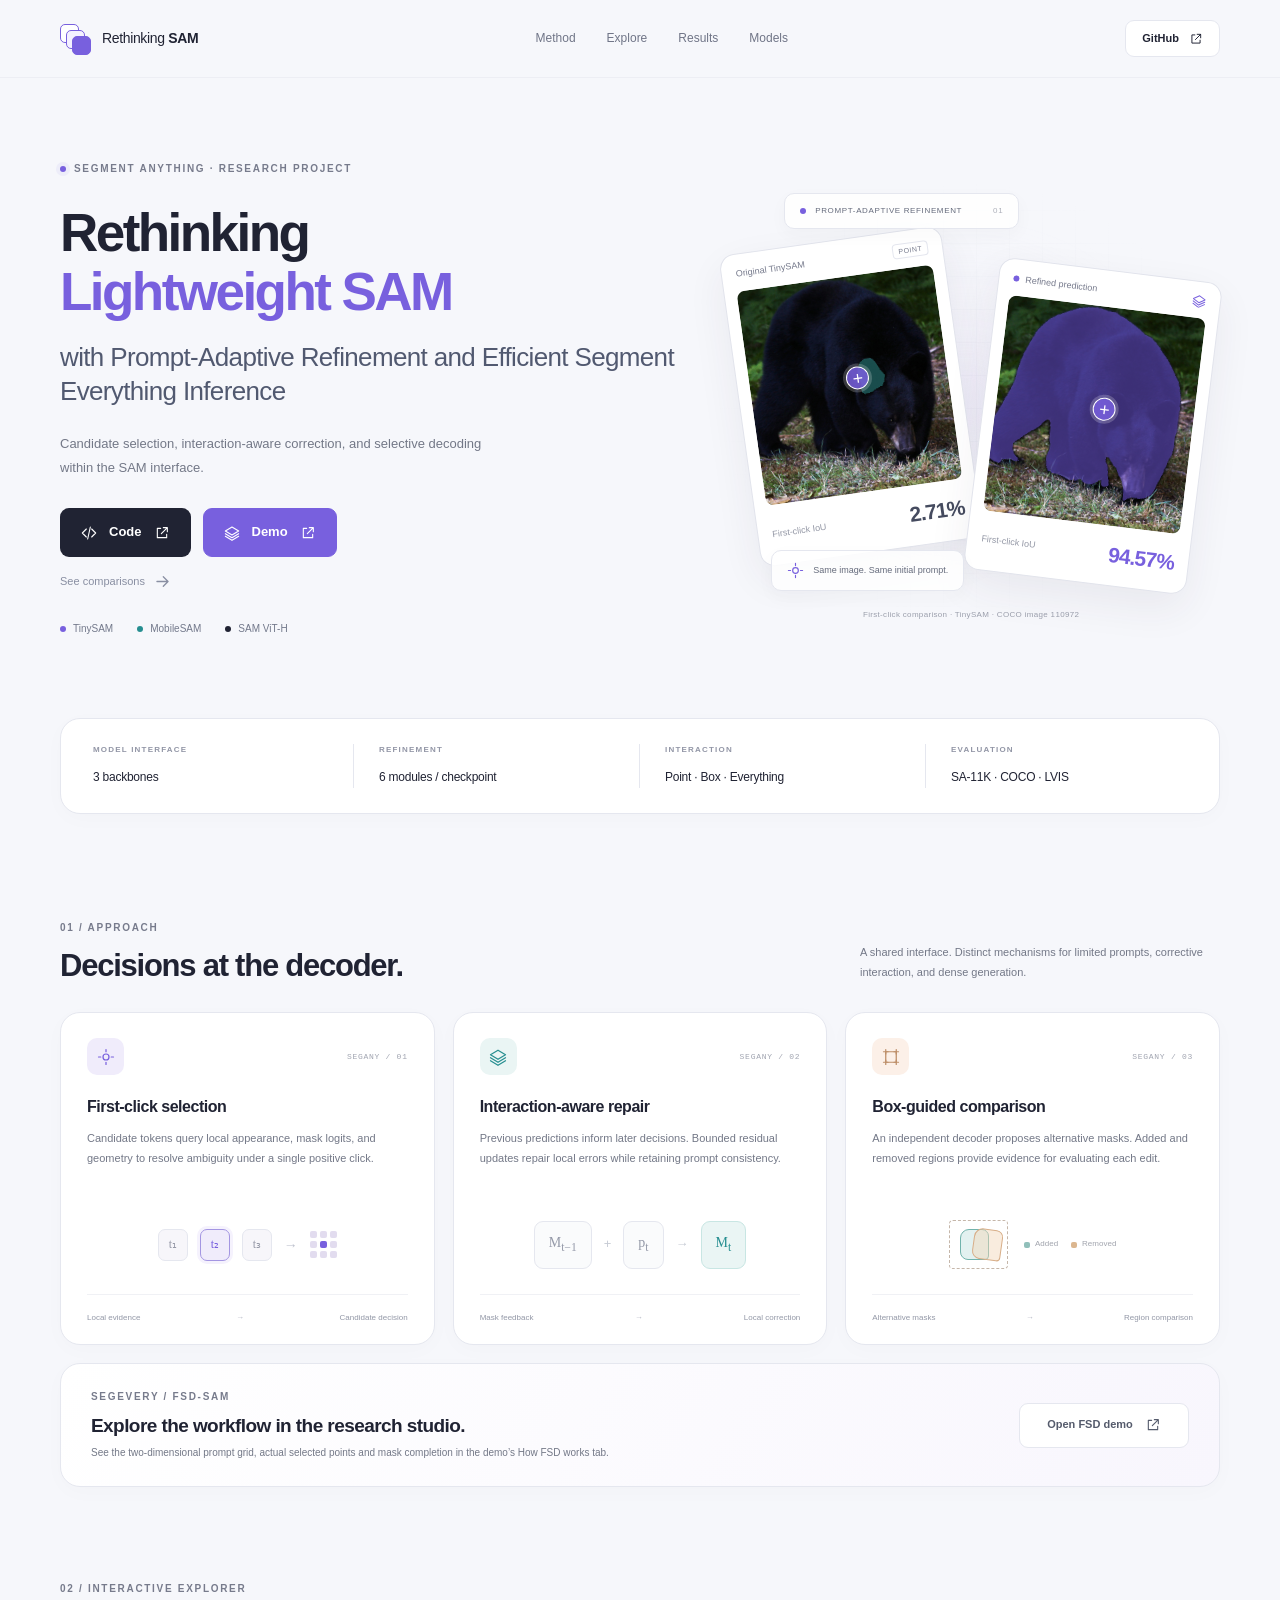
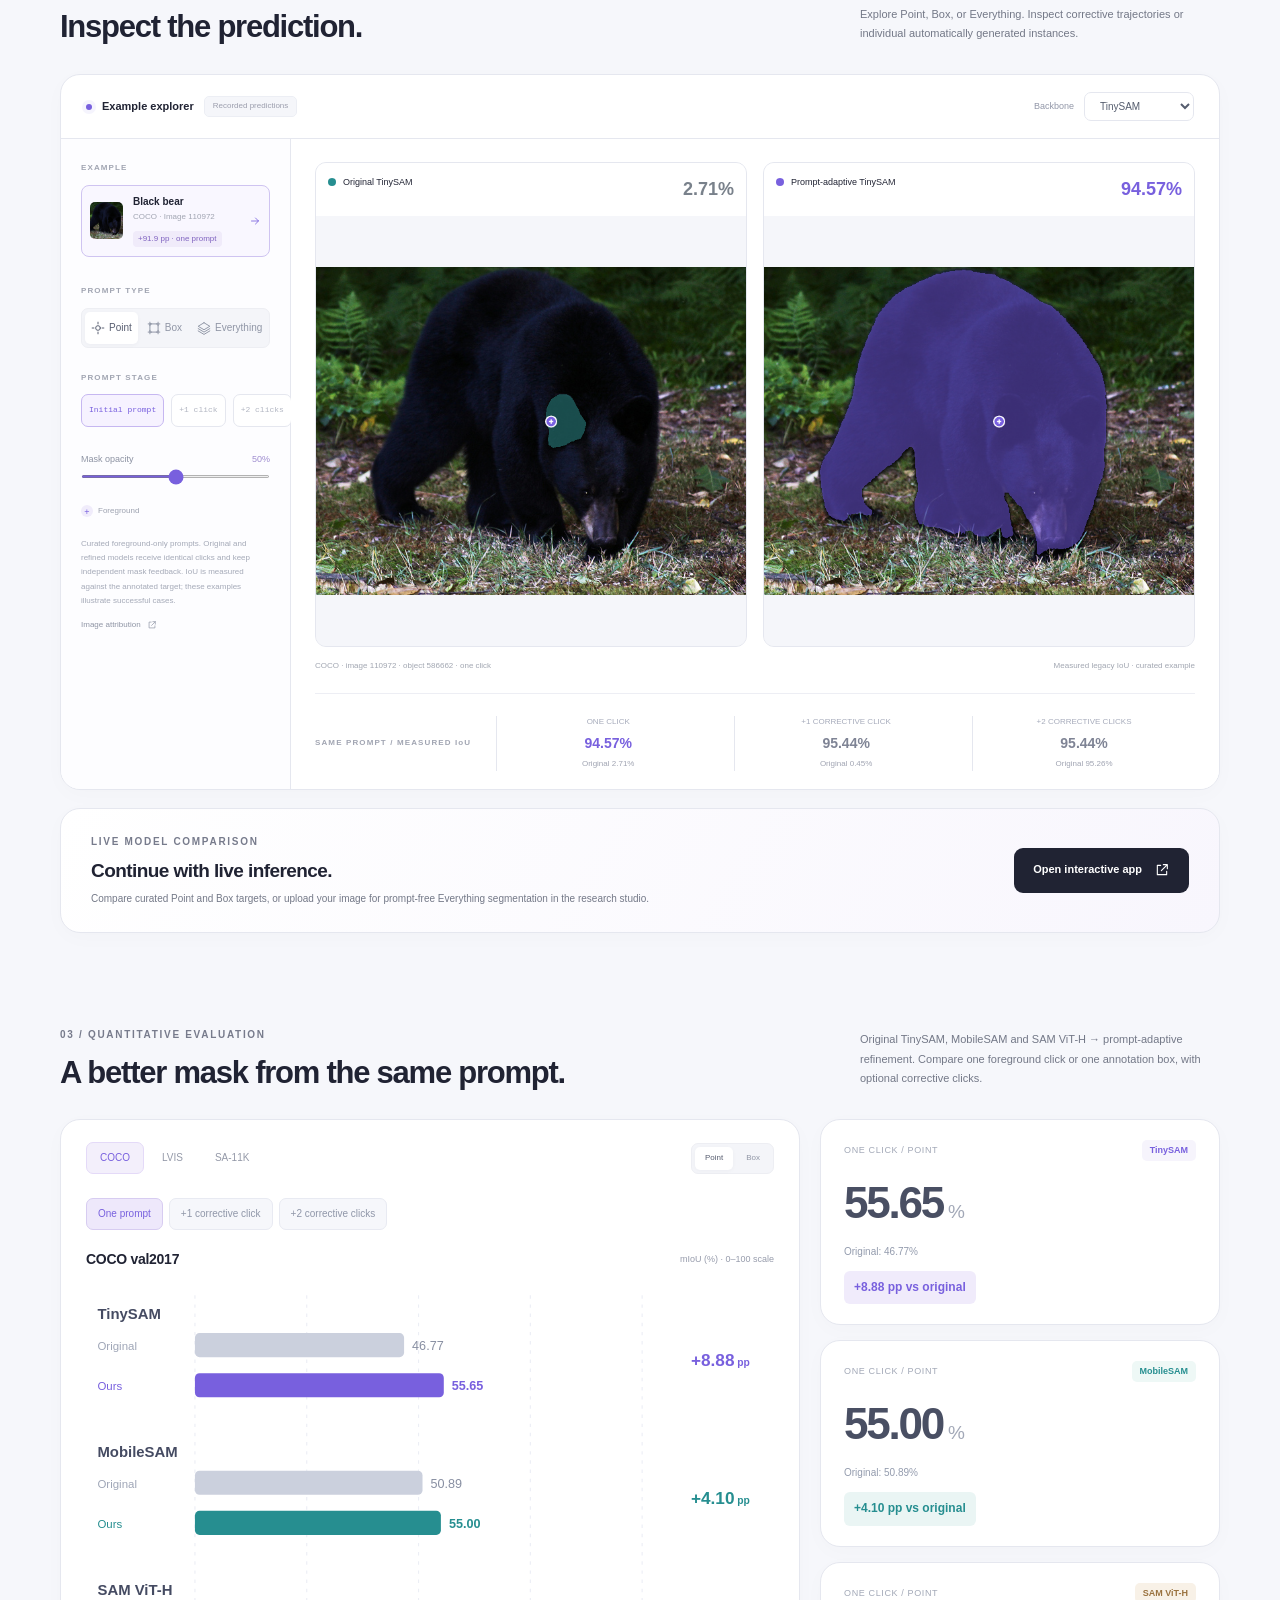
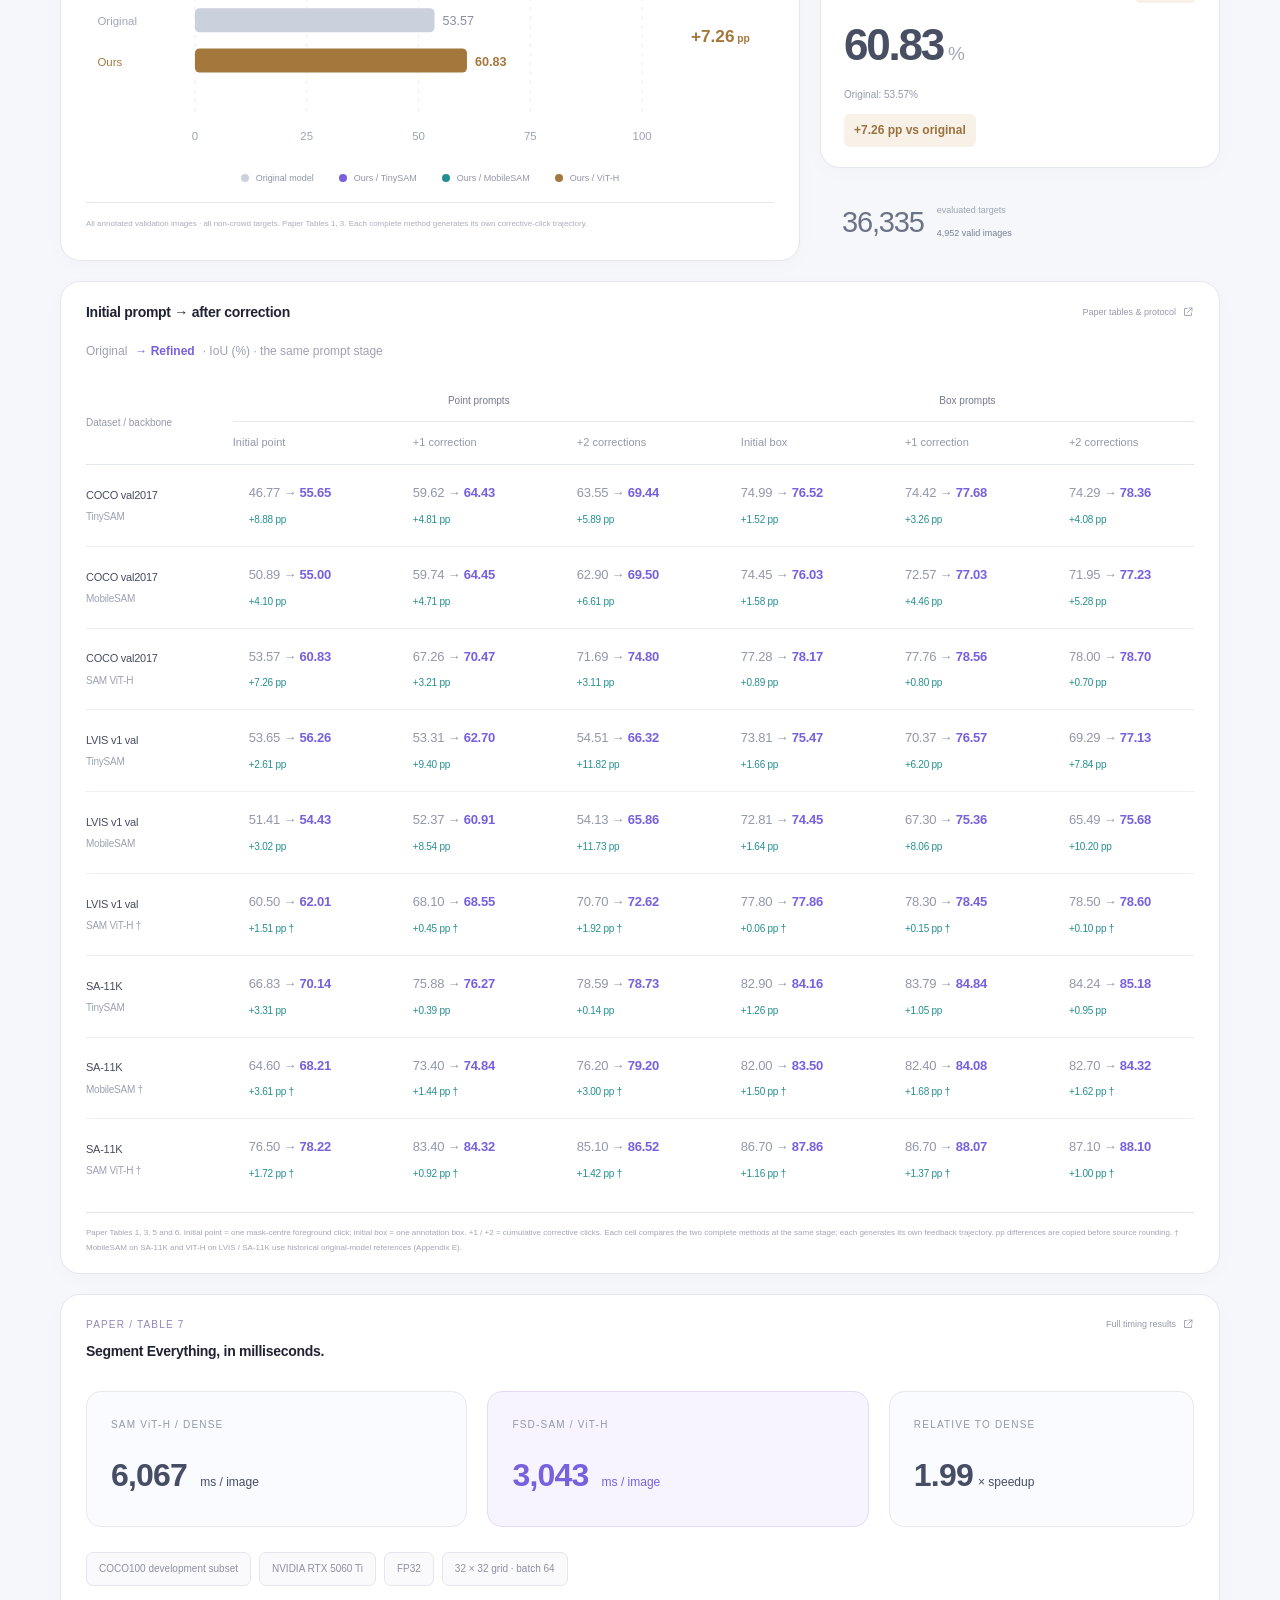
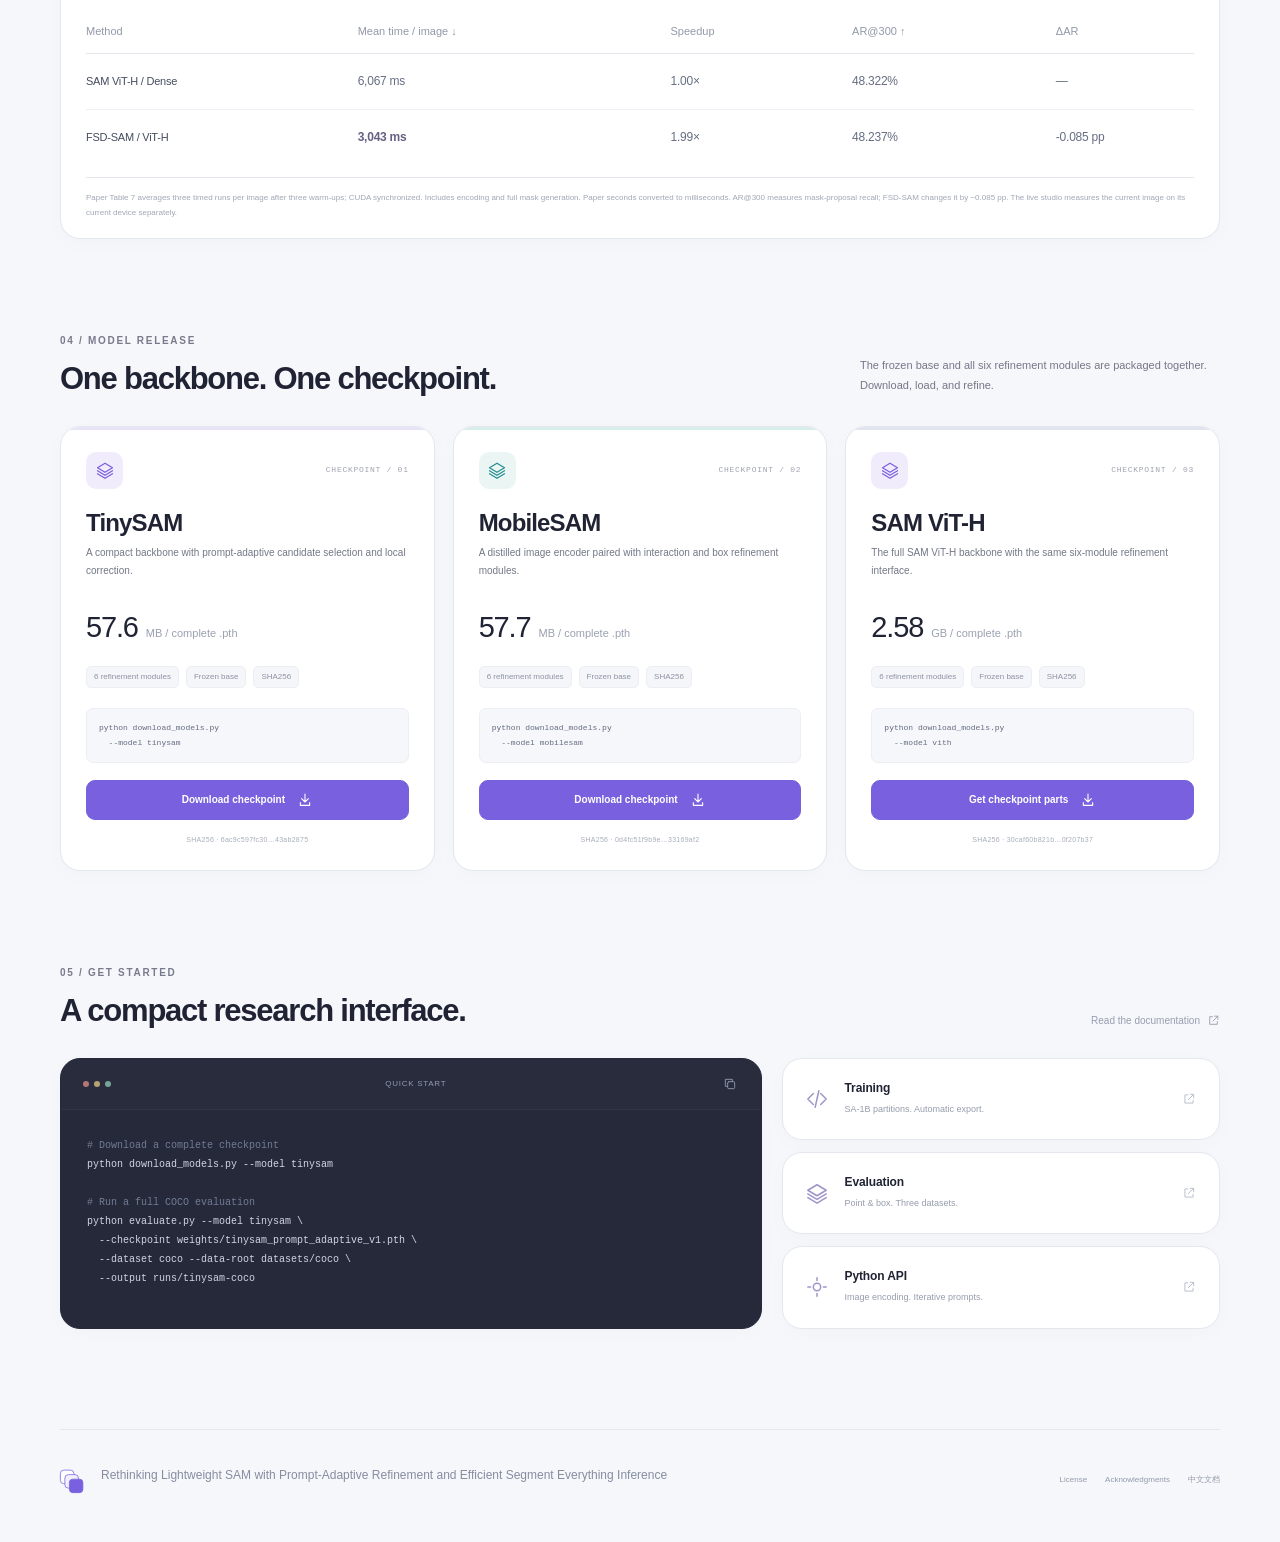
<file: site/index.html>
<!doctype html>
<html lang="en">
<head>
  <meta charset="utf-8">
  <meta name="viewport" content="width=device-width, initial-scale=1">
  <meta name="description" content="Rethinking Lightweight SAM with Prompt-Adaptive Refinement and Efficient Segment Everything Inference. Compare original and refined point/box predictions and run both Everything methods in one click.">
  <meta name="theme-color" content="#f6f7fb">
  <meta property="og:title" content="Rethinking Lightweight SAM with Prompt-Adaptive Refinement and Efficient Segment Everything Inference">
  <meta property="og:description" content="Prompt-Adaptive Refinement & Efficient Segment Everything Inference">
  <meta property="og:type" content="website">
  <title>Rethinking Lightweight SAM with Prompt-Adaptive Refinement and Efficient Segment Everything Inference</title>
  <link rel="icon" href="assets/favicon.svg" type="image/svg+xml">
  <link rel="stylesheet" href="styles.css">
  <script src="app.js" defer></script>
</head>
<body>
  <a class="skip-link" href="#main">Skip to content</a>
  <svg class="icon-defs" xmlns="http://www.w3.org/2000/svg" aria-hidden="true"><defs>
    <symbol id="i-arrow" viewBox="0 0 24 24"><path d="M5 12h14M13 6l6 6-6 6"/></symbol>
    <symbol id="i-external" viewBox="0 0 24 24"><path d="M14 4h6v6M20 4l-9 9M10 5H5v14h14v-5"/></symbol>
    <symbol id="i-download" viewBox="0 0 24 24"><path d="M12 3v12m-5-5 5 5 5-5M5 16v4h14v-4"/></symbol>
    <symbol id="i-copy" viewBox="0 0 24 24"><rect x="8" y="8" width="12" height="12" rx="2"/><path d="M16 8V4H4v12h4"/></symbol>
    <symbol id="i-point" viewBox="0 0 24 24"><circle cx="12" cy="12" r="4"/><path d="M12 2v3m0 14v3M2 12h3m14 0h3"/></symbol>
    <symbol id="i-box" viewBox="0 0 24 24"><rect x="5" y="5" width="14" height="14" rx="1"/><path d="M2 5h6M5 2v6m11-3h6m-3-3v6M2 19h6m-3-3v6m11-3h6m-3-3v6"/></symbol>
    <symbol id="i-layers" viewBox="0 0 24 24"><path d="m12 3 10 6-10 6L2 9l10-6Zm-10 10 10 6 10-6M2 17l10 6 10-6"/></symbol>
    <symbol id="i-check" viewBox="0 0 24 24"><path d="m5 12 4 4L19 6"/></symbol>
    <symbol id="i-upload" viewBox="0 0 24 24"><path d="M12 16V3m-5 5 5-5 5 5M4 15v6h16v-6"/></symbol>
    <symbol id="i-code" viewBox="0 0 24 24"><path d="m8 6-6 6 6 6m8-12 6 6-6 6M14 3l-4 18"/></symbol>
  </defs></svg>

  <header class="site-header">
    <nav class="nav shell" aria-label="Main navigation">
      <a class="brand" href="#"><span class="brand-mark"><i></i><i></i><i></i></span><span>Rethinking <b>SAM</b></span></a>
      <div class="nav-links"><a href="#method">Method</a><a href="#explorer">Explore</a><a href="#results">Results</a><a href="#models">Models</a></div>
      <a class="nav-code" href="https://github.com/thirteen7/Rethinking-Lightweight-SAM" target="_blank" rel="noopener">GitHub <svg class="icon"><use href="#i-external"/></svg></a>
    </nav>
  </header>

  <main id="main" class="shell">
    <section class="hero" aria-labelledby="project-title">
      <div class="hero-copy">
        <div class="eyebrow"><span class="status-dot"></span> SEGMENT ANYTHING · RESEARCH PROJECT</div>
        <h1 id="project-title">Rethinking<br> <span>Lightweight SAM</span> <span class="paper-title-rest">with Prompt-Adaptive Refinement and Efficient Segment Everything Inference</span></h1>
        <p class="hero-description">Candidate selection, interaction-aware correction, and selective decoding within the SAM interface.</p>
        <div class="hero-actions"><a class="button button-dark" href="https://github.com/thirteen7/Rethinking-Lightweight-SAM" target="_blank" rel="noopener"><svg class="icon"><use href="#i-code"/></svg>Code <svg class="icon"><use href="#i-external"/></svg></a><a class="button button-violet" href="https://huggingface.co/spaces/thirteen7/Rethinking-Lightweight-SAM" target="_blank" rel="noopener"><svg class="icon"><use href="#i-layers"/></svg>Demo <svg class="icon"><use href="#i-external"/></svg></a><a class="hero-secondary-link" href="#explorer">See comparisons <svg class="icon"><use href="#i-arrow"/></svg></a></div>
        <div class="hero-meta"><span><span class="small-dot violet"></span> TinySAM</span><span><span class="small-dot teal"></span> MobileSAM</span><span><span class="small-dot ink"></span> SAM ViT-H</span></div>
      </div>
      <div class="hero-visual" aria-label="Recorded TinySAM first-click refinement on a brown bear">
        <div class="visual-grid"></div>
        <div class="floating-label top-label"><span class="small-dot violet"></span> PROMPT-ADAPTIVE REFINEMENT <span class="label-index">01</span></div>
        <article class="hero-mask-card card-back"><div class="mini-card-head"><span>Decoder reference</span><span class="mini-tag">POINT</span></div><div class="hero-photo"><img src="assets/examples/bear.jpg" alt="Brown bear in grass" width="586" height="640"><img class="hero-mask" src="assets/examples/bear-tinysam-point-1-reference.png" alt="Frozen decoder reference mask"><span class="hero-prompt" aria-hidden="true">+</span></div><div class="mini-card-foot"><span>Reference candidate</span><b id="hero-reference">—</b></div></article>
        <article class="hero-mask-card card-front"><div class="mini-card-head"><span><span class="small-dot violet"></span> Refined prediction</span><svg class="icon"><use href="#i-layers"/></svg></div><div class="hero-photo"><img src="assets/examples/bear.jpg" alt="Brown bear with refined prediction" width="586" height="640"><img class="hero-mask" src="assets/examples/bear-tinysam-point-1-refined.png" alt="Prompt-adaptive model mask"><span class="hero-prompt" aria-hidden="true">+</span></div><div class="mini-card-foot"><span>First-click IoU</span><b id="hero-refined">—</b></div></article>
        <div class="floating-label bottom-label"><svg class="icon"><use href="#i-point"/></svg><span>Same image. Same initial prompt.</span></div>
        <div class="hero-visual-note">Qualitative example · TinySAM · COCO image 285</div>
      </div>
    </section>

    <div class="summary-strip card"><div><span class="strip-label">MODEL INTERFACE</span><b>3 backbones</b></div><div><span class="strip-label">REFINEMENT</span><b>6 modules / checkpoint</b></div><div><span class="strip-label">INTERACTION</span><b>Point · Box · Everything</b></div><div><span class="strip-label">EVALUATION</span><b>SA-11K · COCO · LVIS</b></div></div>

    <section id="method" class="section" aria-labelledby="method-title">
      <div class="section-heading"><div><div class="eyebrow">01 / APPROACH</div><h2 id="method-title">Decisions at the decoder.</h2></div><p>A shared interface. Distinct mechanisms for limited prompts, corrective interaction, and dense generation.</p></div>
      <div class="method-grid">
        <article class="card method-card"><div class="method-top"><span class="method-icon violet-bg"><svg class="icon"><use href="#i-point"/></svg></span><span class="mono-label">SEGANY / 01</span></div><h3>First-click selection</h3><p>Candidate tokens query local appearance, mask logits, and geometry to resolve ambiguity under a single positive click.</p><div class="token-diagram" aria-hidden="true"><span class="token">t₁</span><span class="token selected">t₂</span><span class="token">t₃</span><span class="flow-arrow">→</span><span class="patch-grid"><i></i><i></i><i></i><i></i><i></i><i></i><i></i><i></i><i></i></span></div><div class="method-footer">Local evidence <span>→</span> Candidate decision</div></article>
        <article class="card method-card"><div class="method-top"><span class="method-icon teal-bg"><svg class="icon"><use href="#i-layers"/></svg></span><span class="mono-label">SEGANY / 02</span></div><h3>Interaction-aware repair</h3><p>Previous predictions inform later decisions. Bounded residual updates repair local errors while retaining prompt consistency.</p><div class="history-diagram" aria-hidden="true"><span>M<sub>t−1</sub></span><b>+</b><span>p<sub>t</sub></span><b>→</b><span class="history-result">M<sub>t</sub></span></div><div class="method-footer">Mask feedback <span>→</span> Local correction</div></article>
        <article class="card method-card"><div class="method-top"><span class="method-icon peach-bg"><svg class="icon"><use href="#i-box"/></svg></span><span class="mono-label">SEGANY / 03</span></div><h3>Box-guided comparison</h3><p>An independent decoder proposes alternative masks. Added and removed regions provide evidence for evaluating each edit.</p><div class="region-diagram" aria-hidden="true"><div class="region-box"><span class="region-a"></span><span class="region-b"></span></div><span class="region-legend"><i></i> Added <i></i> Removed</span></div><div class="method-footer">Alternative masks <span>→</span> Region comparison</div></article>
      </div>
      <div class="card live-card fsd-demo-entry"><div><span class="eyebrow">SEGEVERY / FSD-SAM</span><h3>Explore the workflow in the research studio.</h3><p>See the two-dimensional prompt grid, actual selected points and mask completion in the demo’s How FSD works tab.</p></div><a class="button button-light" href="https://huggingface.co/spaces/thirteen7/Rethinking-Lightweight-SAM" target="_blank" rel="noopener">Open FSD demo <svg class="icon"><use href="#i-external"/></svg></a></div>
    </section>

    <section id="explorer" class="section" aria-labelledby="explorer-title">
      <div class="section-heading"><div><div class="eyebrow">02 / INTERACTIVE EXPLORER</div><h2 id="explorer-title">Inspect the prediction.</h2></div><p>Explore Point, Box, or Everything. Inspect corrective trajectories or individual automatically generated instances.</p></div>
      <div class="card explorer-card">
        <div class="explorer-toolbar"><div class="toolbar-title"><span class="status-dot"></span><b>Example explorer</b><span class="pill">Recorded predictions</span></div><label class="model-select">Backbone <select id="example-model" aria-label="Example backbone"><option value="tinysam">TinySAM</option><option value="mobilesam">MobileSAM</option></select></label></div>
        <div class="explorer-layout">
          <aside class="explorer-controls"><span class="control-label">EXAMPLE</span><div id="example-list" class="example-list"><button class="example-option active" data-example="bear" aria-pressed="true"><img src="assets/examples/bear.jpg" alt="" width="60" height="60"><span><b>Brown bear</b><small>COCO · Image 285</small></span><svg class="icon"><use href="#i-arrow"/></svg></button><button class="example-option" data-example="bird" aria-pressed="false"><img src="assets/examples/bird.jpg" alt="" width="60" height="60"><span><b>Songbird</b><small>COCO · Image 56545</small></span><svg class="icon"><use href="#i-arrow"/></svg></button></div><span class="control-label">PROMPT TYPE</span><div class="segmented" id="example-prompt" role="group" aria-label="Example prompt type"><button class="active" data-prompt="point" aria-pressed="true"><svg class="icon"><use href="#i-point"/></svg>Point</button><button data-prompt="box" aria-pressed="false"><svg class="icon"><use href="#i-box"/></svg>Box</button><button data-prompt="everything" aria-pressed="false"><svg class="icon"><use href="#i-layers"/></svg>Everything</button></div><span class="control-label" id="round-controls-title">PROMPT STAGE</span><div class="round-buttons" role="group" aria-label="Initial prompt and corrective clicks"><button class="active" data-round="1" aria-pressed="true">Initial prompt</button><button data-round="2" aria-pressed="false">+1 click</button><button data-round="3" aria-pressed="false">+2 clicks</button></div><label class="every-instance-control" id="every-instance-control" hidden><span class="control-label">INSPECT INSTANCE</span><select id="every-instance" aria-label="Automatic instance"><option value="all">All instances</option></select><a id="every-download" class="source-link" download>Download masks (JSON) ↗</a></label><label class="opacity-control">Mask opacity <output id="opacity-value">50%</output><input id="mask-opacity" type="range" min="0" max="100" value="50" aria-label="Mask opacity"></label><div class="prompt-key"><span><i class="positive-key">+</i> Foreground</span></div><p class="explorer-note">Reference: canonical frozen-decoder candidate 0, with the same prompt and mask feedback. Example IoU is separate from dataset mIoU.</p><a id="image-source" class="source-link" href="#">Image attribution <svg class="icon"><use href="#i-external"/></svg></a></aside>
          <div class="prediction-area"><div class="every-result-view" id="every-result-view" hidden><span>SEGEVERY / SAME FROZEN ViT-H</span><span class="pill">Both methods · one button</span></div><div class="prediction-grid" id="prediction-grid"><figure class="prediction-panel"><figcaption><span><i class="legend-dot teal"></i> <span id="reference-heading">Decoder reference</span></span><b id="reference-score">—</b></figcaption><div class="prediction-image"><canvas id="reference-canvas" role="img" aria-label="Decoder reference mask and prompts"></canvas></div></figure><figure class="prediction-panel refined-panel"><figcaption><span><i class="legend-dot violet"></i> <span id="refined-heading">Prompt-adaptive</span></span><b id="refined-score">—</b></figcaption><div class="prediction-image"><canvas id="refined-canvas" role="img" aria-label="Refined model mask and prompts"></canvas></div></figure></div><div class="prediction-footer"><span id="example-caption" aria-live="polite">Loading example…</span><span id="example-metric-note">Legacy IoU · CPU example</span></div><div class="every-comparison-actions" id="every-comparison-actions" hidden><button id="run-every-comparison" class="button button-violet">Show recorded comparison <svg class="icon"><use href="#i-arrow"/></svg></button><a class="button button-light" href="https://huggingface.co/spaces/thirteen7/Rethinking-Lightweight-SAM" target="_blank" rel="noopener">Run both live <svg class="icon"><use href="#i-external"/></svg></a><p id="every-comparison-note"></p></div><div class="round-trajectory"><span class="control-label" id="trajectory-heading">REFINED TRAJECTORY</span><div id="example-trajectory" class="trajectory-values"></div></div></div>
        </div>
      </div>
      <div class="card live-card" id="live-entry"><div><span class="eyebrow">LIVE MODEL COMPARISON</span><h3>Continue with live inference.</h3><p>Compare curated Point and Box targets, or upload your image for prompt-free Everything segmentation in the research studio.</p></div><button id="open-live" class="button button-dark">Open interactive app <svg class="icon"><use href="#i-external"/></svg></button></div>
      <div class="card live-workspace" id="live-workspace" hidden><div class="explorer-toolbar"><div class="toolbar-title"><span class="status-dot"></span><b>Live inference</b><span class="pill" id="live-device">CPU</span></div><label class="model-select">Backbone <select id="live-model" aria-label="Live inference backbone"><option value="tinysam">TinySAM</option><option value="mobilesam">MobileSAM</option></select></label></div><div class="live-layout"><aside class="live-controls"><label class="upload-button"><svg class="icon"><use href="#i-upload"/></svg> Upload image<input id="image-upload" type="file" accept="image/jpeg,image/png,image/webp" aria-label="Upload an image for inference"></label><span class="control-label">PROMPT</span><div class="segmented" id="live-prompt" role="group" aria-label="Live prompt type"><button class="active" data-live-prompt="point" aria-pressed="true">Point</button><button data-live-prompt="box" aria-pressed="false">Box</button><button data-live-prompt="everything" aria-pressed="false">Everything</button></div><label class="every-instance-control" id="live-every-options" hidden>Sampling grid<select id="live-every-grid" aria-label="Automatic sampling grid"><option value="8">8 × 8</option><option value="16" selected>16 × 16</option><option value="32">32 × 32</option></select>Generator<select id="live-every-method" aria-label="Automatic generator"><option value="fsd">FSD-SAM</option><option value="dense">Dense SAM</option></select></label><div class="segmented" id="live-label" role="group" aria-label="Click label"><button class="active" data-label="1" aria-pressed="true">+ Foreground</button></div><p id="live-instruction">Click on the target. Add a foreground click to refine the result.</p><button class="button button-dark" id="run-inference" disabled>Predict mask <svg class="icon"><use href="#i-arrow"/></svg></button><button class="button button-light" id="reset-prompts" disabled>Reset prompts</button><p class="text-note">Point/Box: three rounds. Everything: automatic instance masks. Images remain in temporary session memory.</p></aside><div class="live-stage"><canvas id="live-canvas" tabindex="0" role="img" aria-label="Uploaded image; click to add points or drag to define a box"></canvas><div id="upload-placeholder"><svg class="icon"><use href="#i-upload"/></svg><h3>An image, a prompt, a mask.</h3><p>Upload a photograph to begin.</p></div><div id="live-status" role="status" aria-live="polite">Ready for an image</div></div></div></div>
    </section>

    <section id="results" class="section" aria-labelledby="results-title">
      <div class="section-heading"><div><div class="eyebrow">03 / QUANTITATIVE EVALUATION</div><h2 id="results-title">A better mask from the same prompt.</h2></div><p>Original TinySAM, MobileSAM and SAM ViT-H → prompt-adaptive refinement. Compare one foreground click or one annotation box, with optional corrective clicks.</p></div>
      <div class="results-grid"><div class="card chart-card"><div class="chart-toolbar"><div class="dataset-tabs" role="group" aria-label="Benchmark dataset"><button class="active" data-dataset="coco" aria-pressed="true">COCO</button><button data-dataset="lvis" aria-pressed="false">LVIS</button><button data-dataset="sa1b" aria-pressed="false">SA-11K</button></div><div class="segmented small-segment" id="benchmark-prompt" role="group" aria-label="Benchmark prompt type"><button class="active" data-benchmark-prompt="point" aria-pressed="true">Point</button><button data-benchmark-prompt="box" aria-pressed="false">Box</button></div></div><div class="benchmark-stage" role="group" aria-label="Benchmark prompt stage"><button class="active" data-benchmark-stage="0" aria-pressed="true">One prompt</button><button data-benchmark-stage="1" aria-pressed="false">+1 corrective click</button><button data-benchmark-stage="2" aria-pressed="false">+2 corrective clicks</button></div><div class="chart-title"><h3 id="chart-title">COCO val2017</h3><span>mIoU (%) · 0–100 scale</span></div><svg id="benchmark-chart" viewBox="0 0 600 435" role="img" aria-label="Original versus proposed mIoU comparison"></svg><div class="chart-legend"><span><i class="legend-dot baseline"></i>Original model</span><span><i class="legend-dot violet"></i>Ours / TinySAM</span><span><i class="legend-dot teal"></i>Ours / MobileSAM</span><span><i class="legend-dot amber"></i>Ours / ViT-H</span></div><p class="chart-footnote" id="chart-coverage"></p></div><div class="result-side"><div class="card result-stat"><div class="stat-top"><span><span id="stat-stage">ONE CLICK</span> / <span id="stat-prompt">POINT</span></span><span class="model-badge violet-text">TinySAM</span></div><strong id="tiny-result">55.65<span>%</span></strong><div class="stat-bottom"><span id="tiny-original">Original: 46.77%</span><span id="tiny-gain">+8.88 pp vs original</span></div></div><div class="card result-stat"><div class="stat-top"><span><span id="stat-stage-mobile">ONE CLICK</span> / <span id="stat-prompt-mobile">POINT</span></span><span class="model-badge teal-text">MobileSAM</span></div><strong id="mobile-result">55.00<span>%</span></strong><div class="stat-bottom"><span id="mobile-original">Original: 50.89%</span><span id="mobile-gain">+4.10 pp vs original</span></div></div><div class="card result-stat"><div class="stat-top"><span><span id="stat-stage-vith">ONE CLICK</span> / <span id="stat-prompt-vith">POINT</span></span><span class="model-badge amber-text">SAM ViT-H</span></div><strong id="vith-result">60.83<span>%</span></strong><div class="stat-bottom"><span id="vith-original">Original: 53.57%</span><span id="vith-gain">+7.26 pp vs original</span></div></div><div class="coverage-card"><span class="coverage-number" id="target-count">36,335</span><span>evaluated targets</span><b id="image-count">4,952 valid images</b></div></div></div>
      <div class="card result-table-card"><div class="table-header"><h3>Initial prompt → after correction</h3><a href="https://github.com/thirteen7/Rethinking-Lightweight-SAM/blob/main/docs/results.md" target="_blank" rel="noopener">Paper tables &amp; protocol <svg class="icon"><use href="#i-external"/></svg></a></div><p class="table-reading-key"><span>Original</span><b>→ Refined</b> · IoU (%) · the same prompt stage</p><div class="table-scroll"><table><caption class="sr-only">Original to refined IoU at initial, one correction and two correction stages</caption><thead><tr><th scope="col" rowspan="2">Dataset / backbone</th><th colspan="3">Point prompts</th><th colspan="3">Box prompts</th></tr><tr><th>Initial point</th><th>+1 correction</th><th>+2 corrections</th><th>Initial box</th><th>+1 correction</th><th>+2 corrections</th></tr></thead><tbody id="results-table"></tbody></table></div><p class="table-note">Paper Tables 1, 3, 5 and 6. Initial point = one mask-centre foreground click; initial box = one annotation box. +1 / +2 = cumulative corrective clicks. Each cell compares the two complete methods at the same stage; each generates its own feedback trajectory. pp differences are copied before source rounding. † MobileSAM on SA-11K and ViT-H on LVIS / SA-11K use historical original-model references (Appendix E).</p></div>
      <div class="card result-table-card paper-time-card"><div class="table-header"><div><span class="paper-table-tag">PAPER / TABLE 7</span><h3>Segment Everything, in milliseconds.</h3></div><a href="https://github.com/thirteen7/Rethinking-Lightweight-SAM/blob/main/docs/results.md#segment-everything-timing" target="_blank" rel="noopener">Full timing results <svg class="icon"><use href="#i-external"/></svg></a></div><div class="paper-time-summary"><div><span>SAM ViT-H / DENSE</span><b>6,067 <small>ms / image</small></b></div><div><span>FSD-SAM / ViT-H</span><b>3,043 <small>ms / image</small></b></div><div><span>RELATIVE TO DENSE</span><b>1.99<small>× speedup</small></b></div></div><div class="paper-protocol-chips"><span>COCO100 development subset</span><span>NVIDIA RTX 5060 Ti</span><span>FP32</span><span>32 × 32 grid · batch 64</span></div><div class="table-scroll"><table><caption class="sr-only">ViT-H end-to-end paper timing and mask proposal recall</caption><thead><tr><th>Method</th><th>Mean time / image ↓</th><th>Speedup</th><th>AR@300 ↑</th><th>ΔAR</th></tr></thead><tbody id="paper-every-table"></tbody></table></div><p class="table-note">Paper Table 7 averages three timed runs per image after three warm-ups; CUDA synchronized. Includes encoding and full mask generation. Paper seconds converted to milliseconds. AR@300 measures mask-proposal recall; FSD-SAM changes it by −0.085 pp. The live studio measures the current image on its current device separately.</p></div>
    </section>

    <section id="models" class="section" aria-labelledby="models-title"><div class="section-heading"><div><div class="eyebrow">04 / MODEL RELEASE</div><h2 id="models-title">One backbone. One checkpoint.</h2></div><p>The frozen base and all six refinement modules are packaged together. Download, load, and refine.</p></div><div class="model-grid" id="model-cards"></div></section>

    <section class="section resources-section" aria-labelledby="resources-title"><div class="section-heading"><div><div class="eyebrow">05 / GET STARTED</div><h2 id="resources-title">A compact research interface.</h2></div><a class="text-link" href="https://github.com/thirteen7/Rethinking-Lightweight-SAM#installation" target="_blank" rel="noopener">Read the documentation <svg class="icon"><use href="#i-external"/></svg></a></div><div class="resources-grid"><div class="card command-card"><div class="command-top"><div class="code-dots"><i></i><i></i><i></i></div><span>QUICK START</span><button class="copy-button" id="copy-quickstart" aria-label="Copy quick start commands"><svg class="icon"><use href="#i-copy"/></svg></button></div><pre id="quickstart-code"><code><span class="code-comment"># Download a complete checkpoint</span>
python download_models.py --model tinysam

<span class="code-comment"># Run a full COCO evaluation</span>
python evaluate.py --model tinysam \
  --checkpoint weights/tinysam_prompt_adaptive_v1.pth \
  --dataset coco --data-root datasets/coco \
  --output runs/tinysam-coco</code></pre></div><div class="resource-links"><a class="card resource-card" href="https://github.com/thirteen7/Rethinking-Lightweight-SAM/blob/main/train.py" target="_blank" rel="noopener"><svg class="icon"><use href="#i-code"/></svg><div><h3>Training</h3><p>SA-1B partitions. Automatic export.</p></div><svg class="icon"><use href="#i-external"/></svg></a><a class="card resource-card" href="https://github.com/thirteen7/Rethinking-Lightweight-SAM/blob/main/evaluate.py" target="_blank" rel="noopener"><svg class="icon"><use href="#i-layers"/></svg><div><h3>Evaluation</h3><p>Point &amp; box. Three datasets.</p></div><svg class="icon"><use href="#i-external"/></svg></a><a class="card resource-card" href="https://github.com/thirteen7/Rethinking-Lightweight-SAM/blob/main/README.md#interactive-api" target="_blank" rel="noopener"><svg class="icon"><use href="#i-point"/></svg><div><h3>Python API</h3><p>Image encoding. Iterative prompts.</p></div><svg class="icon"><use href="#i-external"/></svg></a></div></div></section>
  </main>

  <footer class="site-footer shell"><div class="footer-project"><span class="brand-mark" aria-hidden="true"><i></i><i></i><i></i></span><span>Rethinking Lightweight SAM with Prompt-Adaptive Refinement and Efficient Segment Everything Inference</span></div><div><a href="https://github.com/thirteen7/Rethinking-Lightweight-SAM/blob/main/LICENSE">License</a><a href="https://github.com/thirteen7/Rethinking-Lightweight-SAM/blob/main/NOTICE">Acknowledgments</a><a href="https://github.com/thirteen7/Rethinking-Lightweight-SAM/blob/main/README.zh-CN.md">中文文档</a></div></footer>
  <dialog id="local-demo-dialog"><button class="dialog-close" aria-label="Close instructions">×</button><div class="eyebrow">INTERACTIVE APPLICATION</div><h2>Run inference locally.</h2><p>Use the complete checkpoint with the image-upload application.</p><pre>pip install -r demo/requirements.txt
python demo/server.py --host 127.0.0.1 --port 7860</pre><p>Then open <code>http://127.0.0.1:7860</code>.</p><a class="button button-dark" href="https://github.com/thirteen7/Rethinking-Lightweight-SAM/tree/main/demo" target="_blank" rel="noopener">Deployment guide <svg class="icon"><use href="#i-external"/></svg></a></dialog>
  <div class="toast" id="toast" role="status" aria-live="polite"></div>
  <noscript><div class="noscript-note">Enable JavaScript to explore predictions and benchmarks. <a href="https://github.com/thirteen7/Rethinking-Lightweight-SAM/blob/main/docs/results.md">Read the result tables.</a></div></noscript>
</body>
</html>
</file>
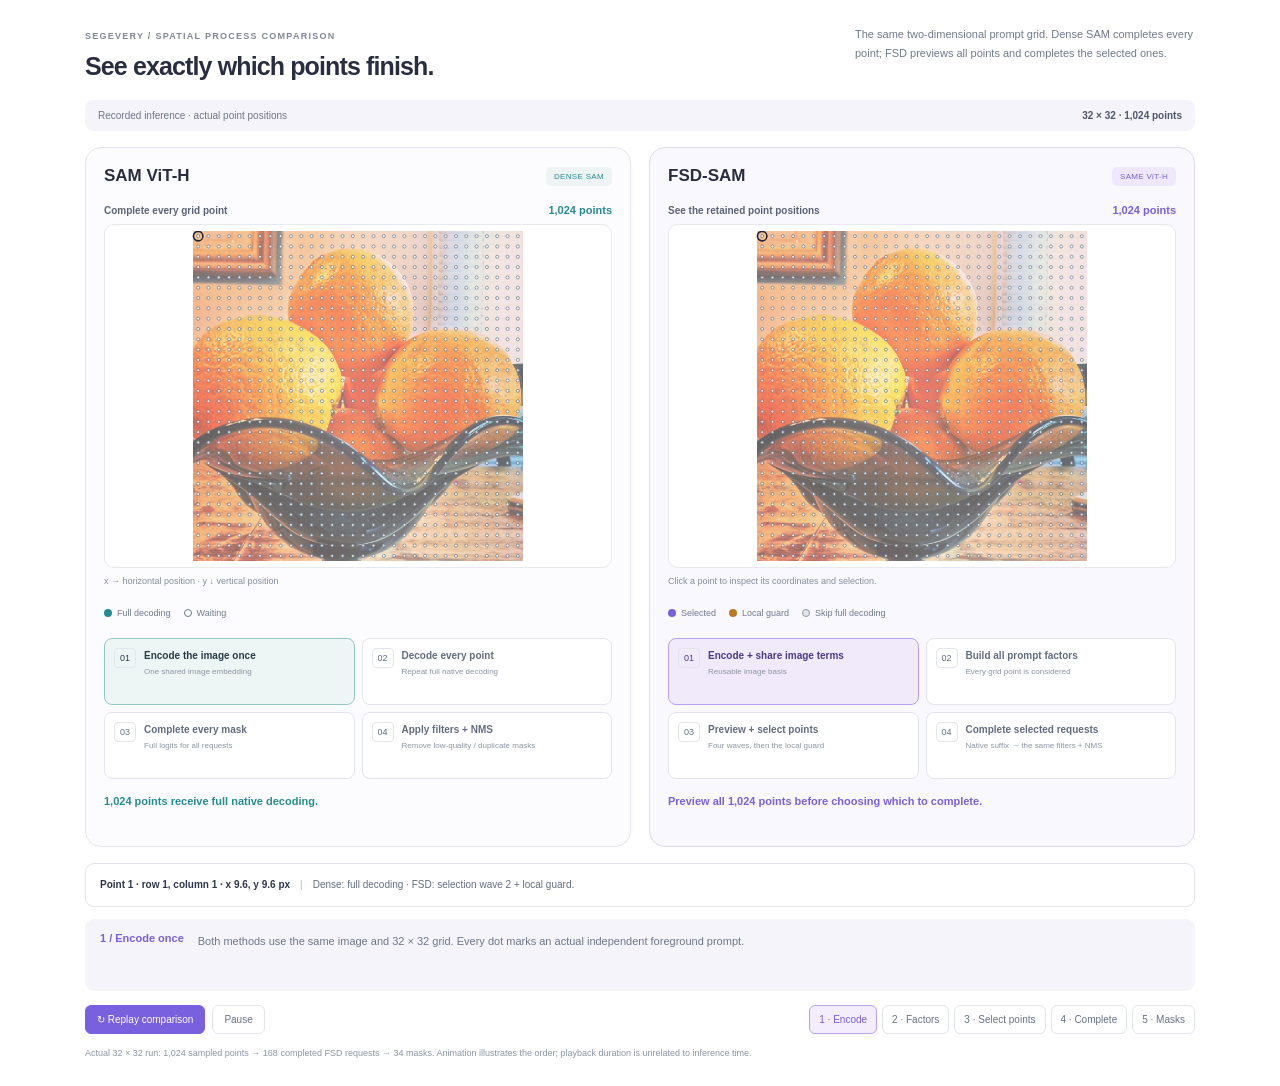
<file: site/assets/fsd-animation.html>
<!doctype html>
<html lang="en">
<head>
  <meta charset="utf-8"><meta name="viewport" content="width=device-width,initial-scale=1">
  <title>FSD-SAM: see the selected prompt positions</title>
  <link rel="stylesheet" href="fsd-animation.css"><script src="fsd-animation.js" defer></script>
</head>
<body>
  <header><div><span class="eyebrow">SEGEVERY / SPATIAL PROCESS COMPARISON</span><h1>See exactly which points finish.</h1></div><p>The same two-dimensional prompt grid. Dense SAM completes every point; FSD previews all points and completes the selected ones.</p></header>
  <div class="data-bar"><span id="data-source">Loading measured point positions…</span><strong id="grid-label"></strong></div>
  <div class="lanes">
    <section class="lane dense" aria-label="Dense SAM processing">
      <div class="lane-head"><h2>SAM ViT-H</h2><span class="tag">DENSE SAM</span></div>
      <div class="map-heading"><b>Complete every grid point</b><span id="dense-count"></span></div>
      <div class="point-map-box"><svg id="dense-map" class="point-map" role="img" tabindex="0" aria-label="Dense SAM prompt positions, x horizontal and y vertical"></svg></div>
      <p class="map-caption">x → horizontal position · y ↓ vertical position</p>
      <div class="map-legend"><span><i class="dot dense-dot"></i>Full decoding</span><span><i class="dot pending-dot"></i>Waiting</span></div>
      <div class="pipeline" id="dense-nodes">
        <div class="node"><span class="index">01</span><div><b>Encode the image once</b><small>One shared image embedding</small></div></div>
        <div class="node"><span class="index">02</span><div><b>Decode every point</b><small>Repeat full native decoding</small></div></div>
        <div class="node"><span class="index">03</span><div><b>Complete every mask</b><small>Full logits for all requests</small></div></div>
        <div class="node"><span class="index">04</span><div><b>Apply filters + NMS</b><small>Remove low-quality / duplicate masks</small></div></div>
      </div><p class="lane-summary" id="dense-summary"></p>
    </section>
    <section class="lane fsd" aria-label="FSD-SAM processing">
      <div class="lane-head"><h2>FSD-SAM</h2><span class="tag">SAME ViT-H</span></div>
      <div class="map-heading"><b>See the retained point positions</b><span id="fsd-count"></span></div>
      <div class="point-map-box"><svg id="fsd-map" class="point-map" role="img" tabindex="0" aria-label="FSD-SAM selected and skipped prompt positions, x horizontal and y vertical"></svg></div>
      <p class="map-caption">Click a point to inspect its coordinates and selection.</p>
      <div class="map-legend"><span><i class="dot selected-dot"></i>Selected</span><span><i class="dot guard-dot"></i>Local guard</span><span><i class="dot skipped-dot"></i>Skip full decoding</span></div>
      <div class="pipeline" id="fsd-nodes">
        <div class="node"><span class="index">01</span><div><b>Encode + share image terms</b><small>Reusable image basis</small></div></div>
        <div class="node"><span class="index">02</span><div><b>Build all prompt factors</b><small>Every grid point is considered</small></div></div>
        <div class="node"><span class="index">03</span><div><b>Preview + select points</b><small>Four waves, then the local guard</small></div></div>
        <div class="node"><span class="index">04</span><div><b>Complete selected requests</b><small>Native suffix → the same filters + NMS</small></div></div>
      </div><p class="lane-summary" id="fsd-summary"></p>
    </section>
  </div>
  <div class="point-inspector" id="point-inspector" aria-live="polite">Click either point map to compare the same position. Arrow keys also move between points.</div>
  <div class="explanation" role="status" aria-live="polite"><strong id="step-title"></strong><p id="step-description"></p></div>
  <div class="toolbar"><button class="primary" id="replay">↻ Replay comparison</button><button id="pause">Play</button><div class="steps" role="group" aria-label="Animation steps"><button data-step="0" aria-pressed="true">1 · Encode</button><button data-step="1" aria-pressed="false">2 · Factors</button><button data-step="2" aria-pressed="false">3 · Select points</button><button data-step="3" aria-pressed="false">4 · Complete</button><button data-step="4" aria-pressed="false">5 · Masks</button></div></div>
  <p class="footnote" id="footnote">Point positions and selection come from an actual inference run. Animation playback illustrates the processing order; its duration does not represent inference time.</p>
</body>
</html>
</file>
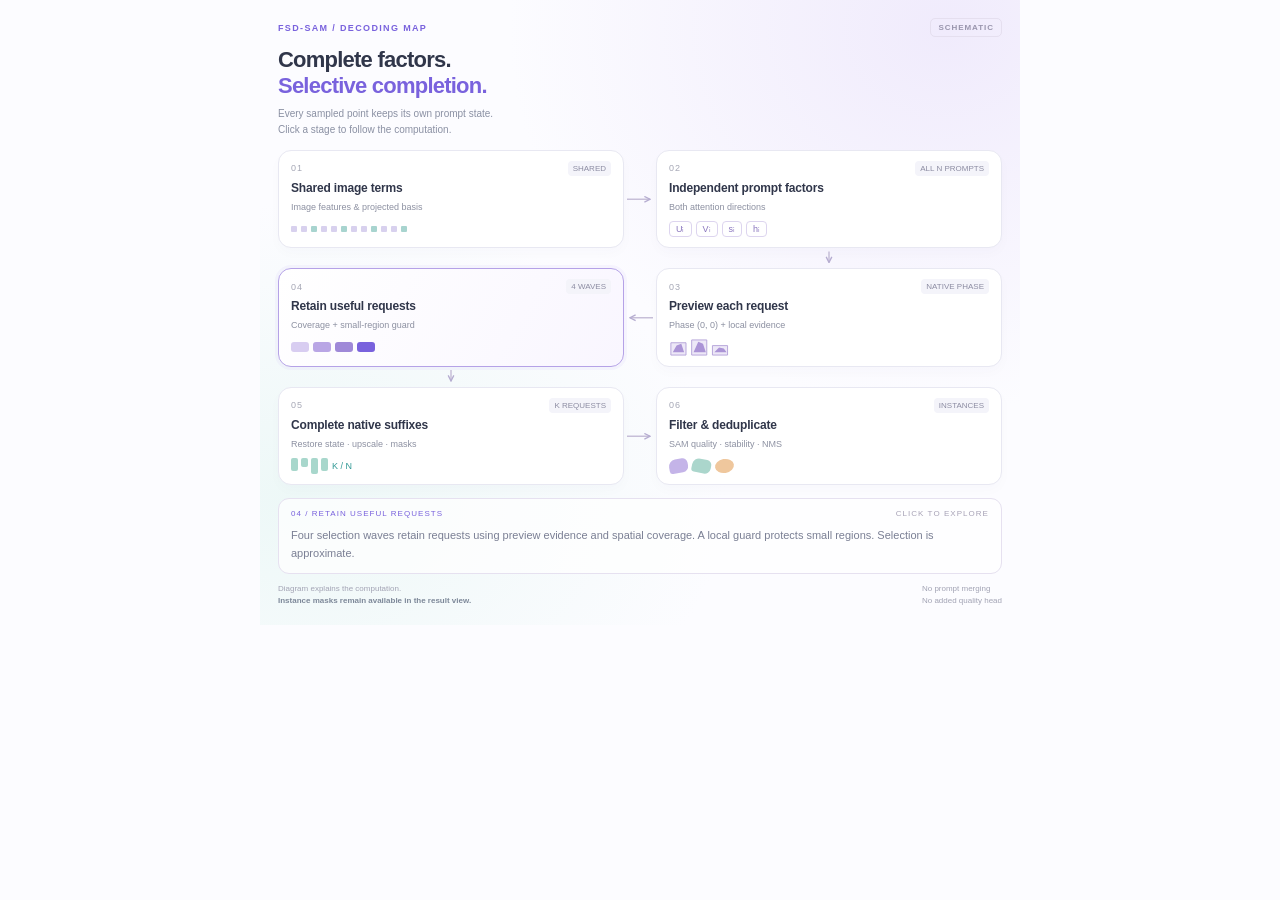
<file: site/assets/fsd-workflow.html>
<!doctype html>
<html lang="en">
<head>
  <meta charset="utf-8">
  <meta name="viewport" content="width=device-width,initial-scale=1">
  <title>FSD-SAM · Decoding walkthrough</title>
  <style>
    :root{color-scheme:light;--ink:#30364a;--muted:#8a90a3;--violet:#7962dd;--teal:#319995;--line:#e8e8f2}
    *{box-sizing:border-box}body{margin:0;font-family:Inter,"Segoe UI",Arial,sans-serif;background:#fcfcff;color:var(--ink)}
    .map{max-width:760px;margin:auto;padding:24px 24px 20px;background:radial-gradient(ellipse at 90% 5%,#f0ebfc 0,transparent 45%),radial-gradient(ellipse at 5% 80%,#edf8f7 0,transparent 42%)}
    .eyebrow{display:flex;justify-content:space-between;align-items:center;font-size:9px;letter-spacing:.15em;color:var(--violet);font-weight:650}.eyebrow span:last-child{font-size:8px;letter-spacing:.12em;color:#9995ad;border:1px solid #e5dfef;border-radius:5px;padding:4px 7px}
    h1{font-size:25px;line-height:1.2;letter-spacing:-.035em;margin:14px 0 8px;font-weight:650}h1 em{font-style:normal;color:var(--violet)}.intro{font-size:11px;line-height:1.6;color:var(--muted);margin:0 0 20px;max-width:450px}
    .nodes{position:relative;display:grid;grid-template-columns:1fr 1fr;grid-template-areas:"basis factors" "selection preview" "suffix masks";gap:30px 38px}
    .arrows{position:absolute;inset:0;width:100%;height:100%;overflow:visible;pointer-events:none;z-index:0}
    .node{position:relative;z-index:1;text-align:left;min-width:0;min-height:106px;border:1px solid var(--line);border-radius:13px;padding:13px 15px;background:#fff;box-shadow:0 5px 13px #4b467505;cursor:pointer;font:inherit;color:inherit;transition:border-color .18s,box-shadow .18s,transform .18s}
    .node:hover{transform:translateY(-2px);border-color:#c7b9ee}.node.active{border-color:#b5a2e7;background:linear-gradient(120deg,#fff,#f9f6ff);box-shadow:0 0 0 3px #7962dd0c}.node:focus-visible{outline:2px solid var(--violet);outline-offset:4px}
    .node-top{display:flex;align-items:center;justify-content:space-between;margin-bottom:8px}.number{font-size:9px;letter-spacing:.1em;color:#a5a7b5}.badge{font-size:8px;color:#8c8ca2;background:#f4f4fa;border-radius:4px;padding:3px 5px}.node b{display:block;font-size:12px;font-weight:620;letter-spacing:-.015em;line-height:1.25}.node .sub{display:block;font-size:9px;color:#8c90a1;line-height:1.5;margin-top:5px}.node .mark{height:17px;display:flex;align-items:center;gap:4px;margin-top:9px;color:var(--teal);font-size:9px}.pixels{display:grid;grid-template-columns:repeat(6,6px);gap:2px}.pixels i{width:6px;height:6px;background:#d8d1ee;border-radius:1px}.pixels i:nth-child(3n){background:#a8d4cf}.factors span{border:1px solid #ddd5ef;padding:2px 6px;border-radius:4px;color:#8975bd;font-size:9px}.preview svg{height:17px;width:68px}.waves i{height:10px;width:18px;border-radius:3px;background:#d8cdf1}.waves i:nth-child(2){background:#b9a6e5}.waves i:nth-child(3){background:#9f89d8}.waves i:nth-child(4){background:#7962dd}.suffix .mini-bars{display:flex;gap:3px}.mini-bars i{width:7px;height:13px;background:#a8d7cc;border-radius:2px}.mini-bars i:nth-child(2){height:9px}.mini-bars i:nth-child(3){height:16px}.mask-shapes i{width:19px;height:14px;background:#c4b4e8;border-radius:7px 5px 6px 3px;transform:rotate(-10deg)}.mask-shapes i:nth-child(2){background:#abd6cc;transform:rotate(12deg)}.mask-shapes i:nth-child(3){background:#efc79d;border-radius:50%}
    .detail{margin-top:19px;padding:13px 15px;border:1px solid #e6e1f0;background:#ffffffbd;border-radius:11px;min-height:81px}.detail-label{font-size:8px;letter-spacing:.13em;color:var(--violet);display:flex;justify-content:space-between}.detail-label span:last-child{color:#a7a2b6}.detail p{font-size:11px;color:#7a7f94;line-height:1.65;margin:8px 0 0}.footer{display:flex;justify-content:space-between;gap:10px;font-size:8px;color:#a2a3b4;margin-top:13px;line-height:1.5}.footer strong{font-weight:550;color:#7c8798}
    .map{padding:18px}.nodes{gap:20px 32px}.node{min-height:88px;padding:10px 12px}.node-top{margin-bottom:5px}.node .mark{margin-top:6px}h1{font-size:22px;margin:10px 0 6px}.intro{font-size:10px;margin-bottom:12px}.detail{margin-top:13px;padding:10px 12px;min-height:72px}.footer{margin-top:9px}
    @media(max-width:420px){.map{padding:17px 15px}.nodes{gap:20px 24px}.node{padding:10px;min-height:90px}.node b{font-size:11px}.node .sub{font-size:8px}.node .badge{display:none}h1{font-size:22px}.intro{font-size:10px}.detail p{font-size:10px}.footer{font-size:7px}}
    @media(max-height:560px) and (min-width:420px){.map{padding:18px}.intro{margin-bottom:14px}h1{font-size:23px}.nodes{gap:23px 34px}.node{min-height:93px;padding:10px 13px}.node .mark{margin-top:6px}.detail{min-height:67px;margin-top:14px;padding:10px 13px}.footer{margin-top:9px}}
    @media(prefers-reduced-motion:reduce){*{transition:none!important}.node:hover{transform:none}}
  </style>
</head>
<body>
  <main class="map" aria-label="Interactive FSD-SAM decoding schematic">
    <div class="eyebrow"><span>FSD-SAM / DECODING MAP</span><span>SCHEMATIC</span></div>
    <h1>Complete factors.<br><em>Selective completion.</em></h1>
    <p class="intro">Every sampled point keeps its own prompt state.<br>Click a stage to follow the computation.</p>
    <div class="nodes" id="nodes">
      <svg class="arrows" id="arrows" aria-hidden="true"><defs><marker id="arrow" viewBox="0 0 8 8" refX="7" refY="4" markerWidth="5" markerHeight="5" orient="auto-start-reverse"><path d="M1 1 7 4 1 7" fill="none" stroke="#b5acd0" stroke-width="1.4"/></marker></defs><g id="links" fill="none" stroke="#c7bfd8" stroke-width="1.5" marker-end="url(#arrow)"></g></svg>
      <button class="node" data-stage="0" style="grid-area:basis" aria-pressed="false"><span class="node-top"><span class="number">01</span><span class="badge">SHARED</span></span><b>Shared image terms</b><span class="sub">Image features & projected basis</span><span class="mark pixels" aria-hidden="true"><i></i><i></i><i></i><i></i><i></i><i></i><i></i><i></i><i></i><i></i><i></i><i></i></span></button>
      <button class="node" data-stage="1" style="grid-area:factors" aria-pressed="false"><span class="node-top"><span class="number">02</span><span class="badge" id="factor-count">ALL N PROMPTS</span></span><b>Independent prompt factors</b><span class="sub">Both attention directions</span><span class="mark factors" aria-hidden="true"><span>Uᵢ</span><span>Vᵢ</span><span>sᵢ</span><span>hᵢ</span></span></button>
      <button class="node" data-stage="2" style="grid-area:preview" aria-pressed="false"><span class="node-top"><span class="number">03</span><span class="badge">NATIVE PHASE</span></span><b>Preview each request</b><span class="sub">Phase (0, 0) + local evidence</span><span class="mark preview" aria-hidden="true"><svg viewBox="0 0 70 18"><path d="M1 17V4H17V17H1M23 17V1H39V17H23M45 17V7H61V17H45" fill="#ede8f7" stroke="#b5a3d9"/><path d="M3 14 7 7 12 5 15 14M25 14 30 3 35 5 38 14M47 14 52 9 57 10 60 14" fill="#ab94d6"/></svg></span></button>
      <button class="node active" data-stage="3" style="grid-area:selection" aria-pressed="true"><span class="node-top"><span class="number">04</span><span class="badge">4 WAVES</span></span><b>Retain useful requests</b><span class="sub">Coverage + small-region guard</span><span class="mark waves" aria-hidden="true"><i></i><i></i><i></i><i></i></span></button>
      <button class="node" data-stage="4" style="grid-area:suffix" aria-pressed="false"><span class="node-top"><span class="number">05</span><span class="badge" id="suffix-count">K REQUESTS</span></span><b>Complete native suffixes</b><span class="sub">Restore state · upscale · masks</span><span class="mark suffix"><span class="mini-bars" aria-hidden="true"><i></i><i></i><i></i><i></i></span><span id="request-ratio">K / N</span></span></button>
      <button class="node" data-stage="5" style="grid-area:masks" aria-pressed="false"><span class="node-top"><span class="number">06</span><span class="badge" id="mask-count">INSTANCES</span></span><b>Filter & deduplicate</b><span class="sub">SAM quality · stability · NMS</span><span class="mark mask-shapes" aria-hidden="true"><i></i><i></i><i></i></span></button>
    </div>
    <div class="detail" aria-live="polite"><div class="detail-label"><span id="detail-title">04 / RETAIN USEFUL REQUESTS</span><span>CLICK TO EXPLORE</span></div><p id="detail-text"></p></div>
    <div class="footer"><span>Diagram explains the computation.<br><strong>Instance masks remain available in the result view.</strong></span><span>No prompt merging<br>No added quality head</span></div>
  </main>
  <script>
    const query=new URLSearchParams(location.search);
    function count(key,max=100000){const value=query.get(key);if(value===null)return null;const n=Number(value);return Number.isInteger(n)&&n>=0&&n<=max?n:null;}
    const total=count('total'),native=count('native'),guard=count('guard'),masks=count('masks');
    const known=total!==null&&total>0&&native!==null&&native<=total;
    if(total!==null)document.querySelector('#factor-count').textContent=total+' PROMPTS';
    if(known){document.querySelector('#suffix-count').textContent=native+' REQUESTS';document.querySelector('#request-ratio').textContent=native+' / '+total;}
    if(masks!==null)document.querySelector('#mask-count').textContent=masks+' INSTANCES';
    const details=[
      'Encode the image once. Cache image-dependent projected terms that can be reused across independent point prompts.',
      'Compute complete factors for every point, including token-to-image and image-to-token attention. Requests retain their own state; prompts are not merged.',
      'Read the native phase-(0, 0) preview and a local patch around each point. These provide early geometric and coverage evidence before full suffix completion.',
      known?'Four selection waves retain '+native+' of '+total+' requests for this recorded run.'+(guard!==null?' The local small-region guard contributes '+guard+' protected requests.':'')+' Selection is approximate.':'Four selection waves retain requests using preview evidence and spatial coverage. A local guard protects small regions. Selection is approximate.',
      'Reconstruct each retained request from its stored factors. Complete the original decoder suffix and produce the three public SAM candidate masks.',
      'Apply the native SAM predicted-IoU and stability filters, then remove overlapping duplicates with NMS.'+(masks!==null?' This run returns '+masks+' instance masks.':'')
    ];
    function activate(index){const node=document.querySelector('[data-stage="'+index+'"]');document.querySelectorAll('.node').forEach(item=>{const active=item===node;item.classList.toggle('active',active);item.setAttribute('aria-pressed',String(active));});document.querySelector('#detail-title').textContent=String(index+1).padStart(2,'0')+' / '+node.querySelector('b').textContent.toUpperCase();document.querySelector('#detail-text').textContent=details[index];}
    document.querySelectorAll('.node').forEach(node=>node.addEventListener('click',()=>activate(Number(node.dataset.stage))));
    function drawLinks(){const holder=document.querySelector('#nodes'),bounds=holder.getBoundingClientRect();const positions=[...document.querySelectorAll('.node')].map(node=>{const r=node.getBoundingClientRect();return{x:r.left-bounds.left,y:r.top-bounds.top,w:r.width,h:r.height};});const paths=[[0,1,'horizontal'],[1,2,'vertical'],[2,3,'reverse'],[3,4,'vertical'],[4,5,'horizontal']].map(([a,b,type])=>{const s=positions[a],t=positions[b];let x1,y1,x2,y2;if(type==='vertical'){x1=s.x+s.w/2;y1=s.y+s.h+3;x2=t.x+t.w/2;y2=t.y-6;}else if(type==='reverse'){x1=s.x-3;y1=s.y+s.h/2;x2=t.x+t.w+6;y2=t.y+t.h/2;}else{x1=s.x+s.w+3;y1=s.y+s.h/2;x2=t.x-6;y2=t.y+t.h/2;}return'<path d="M'+x1+' '+y1+' L'+x2+' '+y2+'"/>';});document.querySelector('#arrows').setAttribute('viewBox','0 0 '+bounds.width+' '+bounds.height);document.querySelector('#links').innerHTML=paths.join('');}
    activate(3);new ResizeObserver(drawLinks).observe(document.querySelector('#nodes'));drawLinks();
  </script>
</body>
</html>
</file>
<file: site/styles.css>
:root{--bg:#f6f7fb;--surface:#fff;--ink:#202333;--muted:#737887;--line:#e5e7ef;--violet:#7860de;--violet-light:#f0ecfb;--teal:#268e90;--teal-light:#eaf5f4;--shadow:0 5px 22px #24283b05;--radius:20px;--font:Inter,"Segoe UI",Arial,sans-serif}
[hidden]{display:none!important}
.every-instance-control{display:flex;flex-direction:column;gap:11px;margin:18px 0;font-size:11px;color:var(--muted)}.every-instance-control select{width:100%;border:1px solid var(--line);background:#fff;border-radius:8px;padding:9px;color:#606780;font-size:11px}.every-instance-control .control-label{margin:0}.every-link{padding:0;border:0;background:transparent;color:var(--violet);font:inherit;cursor:pointer;margin-top:7px;display:block}.explorer-controls .segmented{gap:3px}.explorer-controls .segmented button{font-size:10px;padding:8px 6px;gap:4px}.explorer-controls .segmented .icon{width:14px;height:14px}.trajectory-value b{white-space:nowrap}
*{box-sizing:border-box}html{scroll-behavior:smooth;scroll-padding-top:104px}body{margin:0;background:var(--bg);color:var(--ink);font-family:var(--font);font-size:15px;line-height:1.6;-webkit-font-smoothing:antialiased}a{color:inherit;text-decoration:none}button,input,select{font:inherit}button{cursor:pointer}button:disabled{cursor:not-allowed;opacity:.45}button,a,input,select,canvas{outline-offset:5px}button:focus-visible,a:focus-visible,input:focus-visible,select:focus-visible,canvas:focus-visible{outline:2px solid var(--violet)}button{color:inherit}img{max-width:100%;display:block}h1,h2,h3,p,figure{margin:0}h1,h2,h3{line-height:1.15;font-weight:650}p{color:var(--muted)}svg{display:block}.icon{width:19px;height:19px;fill:none;stroke:currentColor;stroke-width:1.65;stroke-linecap:round;stroke-linejoin:round;flex-shrink:0}.icon-defs{position:absolute;width:0;height:0;overflow:hidden}.shell{width:min(1160px,calc(100% - 80px));margin:auto}.card{background:var(--surface);border:1px solid var(--line);border-radius:var(--radius);box-shadow:var(--shadow)}.eyebrow{font-size:10px;letter-spacing:.17em;font-weight:650;display:flex;align-items:center;gap:8px;color:#777b8c}.status-dot,.small-dot,.legend-dot{display:inline-block;border-radius:50%;flex-shrink:0}.status-dot{width:6px;height:6px;background:var(--violet);box-shadow:0 0 0 4px #7860de12}.small-dot{width:6px;height:6px}.legend-dot{width:8px;height:8px}.violet{background:var(--violet)}.teal{background:var(--teal)}.ink{background:var(--ink)}.violet-text{color:var(--violet)}.teal-text{color:var(--teal)}.violet-bg{background:var(--violet-light);color:var(--violet)}.teal-bg{background:var(--teal-light);color:var(--teal)}.peach-bg{background:#fcf0e8;color:#bd8e68}.sr-only{position:absolute;width:1px;height:1px;padding:0;margin:-1px;overflow:hidden;clip:rect(0,0,0,0);white-space:nowrap;border:0}.skip-link{position:fixed;top:8px;left:8px;z-index:1000;transform:translateY(-200%);background:white;padding:8px 16px;border-radius:8px}.skip-link:focus{transform:none}
.site-header{position:sticky;top:0;z-index:30;background:#f6f7fbec;backdrop-filter:blur(18px);border-bottom:1px solid #e5e7ef8a}.nav{height:77px;display:flex;align-items:center;justify-content:space-between}.brand{display:flex;align-items:center;gap:12px;font-size:14px;letter-spacing:-.025em;font-weight:500;white-space:nowrap}.brand b{font-weight:720}.brand-mark{width:30px;height:32px;position:relative;display:block}.brand-mark i{position:absolute;width:19px;height:19px;border:1.7px solid var(--violet);border-radius:5px}.brand-mark i:nth-child(1){top:1px;left:0;background:#fff}.brand-mark i:nth-child(2){top:7px;left:6px;background:#f4f1ff}.brand-mark i:nth-child(3){top:13px;left:12px;background:var(--violet);border-color:var(--violet)}.nav-links{display:flex;gap:31px;font-size:12px;color:#707587}.nav-links a:hover{color:var(--violet)}.nav-code{display:flex;align-items:center;gap:10px;font-size:11px;font-weight:650;padding:9px 16px;border:1px solid var(--line);background:#fff;border-radius:9px}.nav-code .icon{width:14px;height:14px}
.hero{display:grid;grid-template-columns:1.06fr 1fr;align-items:center;gap:26px;padding:76px 0 55px;min-height:640px}.hero-copy{position:relative;z-index:2}.hero h1{font-size:clamp(43px,5.2vw,65px);letter-spacing:-.056em;line-height:1.08;margin:26px 0 23px;font-weight:660}.hero h1 span{color:var(--violet)}.hero-subtitle{font-size:18px;letter-spacing:-.022em;color:#3f4355;line-height:1.55;font-weight:500}.hero-subtitle span{font-weight:400;color:#6e7384}.hero-description{font-size:13px;max-width:410px;margin-top:20px;line-height:1.8}.hero-actions{display:flex;gap:12px;flex-wrap:wrap;margin-top:31px}.button{display:inline-flex;gap:12px;align-items:center;justify-content:center;min-height:45px;padding:11px 18px;border-radius:9px;border:1px solid transparent;font-size:11px;font-weight:600;transition:transform .2s,box-shadow .2s,background .2s;white-space:nowrap}.button .icon{width:16px;height:16px}.button:hover:not(:disabled){transform:translateY(-2px);box-shadow:0 6px 14px #22263812}.button-dark{background:var(--ink);color:#fff}.button-dark:hover{background:#34394e}.button-light{background:#fff;border-color:var(--line);color:#555b6c}.hero-meta{display:flex;gap:24px;align-items:center;margin-top:30px;font-size:10px;color:#73798b}.hero-meta span{display:flex;align-items:center;gap:7px}.hero-visual{height:445px;position:relative}.visual-grid{position:absolute;inset:0 0 0 -10px;background-image:linear-gradient(#e4e6ef70 1px,transparent 1px),linear-gradient(90deg,#e4e6ef70 1px,transparent 1px);background-size:33px 33px;mask-image:radial-gradient(ellipse at center,#000 5%,transparent 70%)}.visual-grid:after{content:"";position:absolute;inset:30px;background:radial-gradient(ellipse,#eae5f780,transparent 70%)}.hero-mask-card{position:absolute;width:224px;padding:12px;background:#fff;border-radius:15px;border:1px solid #e2e4ec;box-shadow:0 16px 40px #34304712;transition:transform .35s}.card-back{left:17px;top:62px;transform:rotate(-8deg);z-index:1}.card-front{right:15px;top:92px;transform:rotate(7deg);z-index:2}.hero-mask-card:hover{transform:rotate(0) translateY(-5px)}.mini-card-head{display:flex;align-items:center;justify-content:space-between;font-size:9px;color:#75798b;gap:6px;padding:0 2px 10px}.mini-card-head>span:first-child{display:flex;gap:6px;align-items:center}.mini-card-head .icon{width:14px;height:14px;color:var(--violet)}.mini-tag{font-size:7px;letter-spacing:.07em;border:1px solid var(--line);padding:1px 5px;border-radius:4px}.hero-photo{position:relative;border-radius:8px;overflow:hidden;aspect-ratio:586/640}.hero-photo>img{width:100%;height:100%;object-fit:cover}.hero-photo .hero-mask{position:absolute;inset:0}.hero-prompt{position:absolute;top:50%;left:50%;transform:translate(-50%,-50%);font-size:18px;line-height:23px;text-align:center;width:23px;height:23px;border:1.5px solid white;border-radius:50%;color:#fff;background:#7860dedb;box-shadow:0 0 0 3px #fff3}.mini-card-foot{display:flex;align-items:center;justify-content:space-between;font-size:9px;color:#9296a4;padding:12px 2px 2px}.mini-card-foot b{font-size:21px;letter-spacing:-.04em;color:#454b5f}.card-front .mini-card-foot b{color:var(--violet)}.floating-label{position:absolute;display:flex;align-items:center;gap:9px;padding:11px 15px;border-radius:10px;background:#ffffffde;border:1px solid var(--line);box-shadow:0 6px 18px #31304208;z-index:3;font-size:8px;letter-spacing:.08em;color:#656b7c}.top-label{top:16px;left:62px;white-space:nowrap}.label-index{padding-left:22px;color:#adb0ba}.bottom-label{bottom:31px;left:49px;font-size:9px;letter-spacing:0;white-space:nowrap}.bottom-label .icon{color:var(--violet);width:17px;height:17px}.hero-visual-note{position:absolute;bottom:0;left:0;width:100%;text-align:center;font-size:8px;color:#9b9fac;letter-spacing:.04em}.summary-strip{display:grid;grid-template-columns:repeat(4,1fr);padding:25px 7px;margin-bottom:12px}.summary-strip>div{padding:0 25px;border-right:1px solid var(--line)}.summary-strip>div:last-child{border:0}.strip-label{display:block;font-size:8px;font-weight:600;letter-spacing:.15em;color:#9296a6;margin-bottom:7px}.summary-strip b{font-size:12px;font-weight:540;letter-spacing:-.02em}
.section{padding-top:94px}.section-heading{display:flex;justify-content:space-between;gap:34px;align-items:flex-end;margin-bottom:29px}.section-heading h2{font-size:31px;letter-spacing:-.04em;margin-top:12px}.section-heading>p{font-size:11px;line-height:1.8;max-width:360px;padding-bottom:1px}.method-grid{display:grid;grid-template-columns:repeat(3,1fr);gap:18px}.method-card{padding:25px 26px 19px;transition:transform .25s,box-shadow .25s}.method-card:hover{transform:translateY(-4px);box-shadow:0 12px 30px #2626380b}.method-top{display:flex;align-items:center;justify-content:space-between;margin-bottom:23px}.method-icon{width:37px;height:37px;border-radius:10px;display:grid;place-items:center}.method-icon .icon{width:18px;height:18px}.mono-label{font-size:8px;letter-spacing:.09em;color:#a0a4b0;font-family:ui-monospace,Consolas,monospace}.method-card h3{font-size:16px;letter-spacing:-.03em}.method-card p{font-size:11px;line-height:1.85;margin-top:11px;min-height:83px}.method-footer{display:flex;align-items:center;justify-content:space-between;border-top:1px solid #f0f1f5;padding-top:17px;font-size:8px;color:#9297a6;margin-top:15px}.method-footer span{color:#b4b7c4}.token-diagram,.history-diagram,.region-diagram{height:68px;display:flex;align-items:center;justify-content:center;gap:12px}.token{width:30px;height:32px;background:#f7f6fa;border:1px solid var(--line);border-radius:7px;display:grid;place-items:center;font-size:12px;font-family:Georgia,serif;color:#9699a7}.token.selected{border-color:#a496e2;background:var(--violet-light);color:var(--violet);box-shadow:0 0 0 3px #f5f2fd}.flow-arrow{font-size:14px;color:#bec2ce}.patch-grid{display:grid;grid-template-columns:repeat(3,7px);gap:3px}.patch-grid i{height:7px;border-radius:2px;background:#e2dcef}.patch-grid i:nth-child(5){background:var(--violet)}.history-diagram>span{padding:10px 14px;border:1px solid var(--line);border-radius:9px;font-family:Georgia,serif;font-size:14px;color:#9499a8;background:#fafbfc}.history-diagram b{font-size:13px;font-weight:400;color:#c6cbd4}.history-diagram .history-result{background:var(--teal-light);border-color:#c8e6e3;color:var(--teal)}.region-box{width:59px;height:49px;position:relative;border:1px dashed #c5b6a9;border-radius:4px}.region-a,.region-b{position:absolute;width:29px;height:31px;border-radius:9px 7px 4px 8px;top:8px;border:1px solid}.region-a{background:#c0dfdd70;border-color:#72b3ac;left:10px}.region-b{background:#f1d6b875;border-color:#d8ae88;left:23px;transform:rotate(8deg)}.region-legend{display:flex;align-items:center;gap:5px;font-size:8px;color:#a1a4ad;margin-left:4px}.region-legend i{width:6px;height:6px;background:#91bfba;border-radius:2px}.region-legend i:nth-of-type(2){background:#dbb68f;margin-left:8px}.fsd-card{margin-top:18px;padding:32px 35px;display:grid;grid-template-columns:1fr 1.35fr;gap:47px;align-items:center;background:linear-gradient(120deg,#ffffff,#fbfaff)}.fsd-copy h3{font-size:24px;letter-spacing:-.04em;margin:11px 0 12px}.fsd-copy p{font-size:11px;line-height:1.85;max-width:370px}.text-note{font-size:9px;line-height:1.8;color:#9ca1ae;display:block;margin-top:13px}.fsd-flow{display:flex;align-items:center;justify-content:center;gap:12px}.flow-node{padding:16px 15px;border:1px solid var(--line);border-radius:12px;background:#fff;flex:1;max-width:155px;min-height:118px}.flow-node b{display:block;font-size:10px;letter-spacing:-.02em;margin-top:14px}.flow-node>span:last-child{font-size:8px;color:#9aa0af}.flow-number{font-size:8px;color:#a3a7b5;font-family:ui-monospace,monospace}.flow-connector{color:#c6bfe2;font-size:14px}.final-node{border-color:#d6cdef;background:#f7f4fe}.final-node b{color:var(--violet)}
.explorer-card{overflow:hidden}.explorer-toolbar{display:flex;align-items:center;justify-content:space-between;padding:17px 25px;border-bottom:1px solid var(--line);gap:15px}.toolbar-title{display:flex;gap:10px;align-items:center;font-size:11px}.toolbar-title b{font-weight:550}.pill{padding:3px 8px;background:#f5f6fa;color:#9c9ead;border:1px solid #eceef4;border-radius:5px;font-size:8px}.model-select{display:flex;align-items:center;gap:10px;font-size:9px;color:#9297a8}.model-select select{background:#fff;border:1px solid var(--line);border-radius:7px;padding:7px 25px 7px 11px;font-size:10px;color:#555d6e}.explorer-layout{display:grid;grid-template-columns:230px minmax(0,1fr)}.explorer-controls{border-right:1px solid var(--line);padding:23px 20px;background:#fdfdff}.control-label{font-size:8px;letter-spacing:.14em;font-weight:600;color:#a1a5b2;display:block;margin-bottom:10px}.example-list{display:grid;gap:8px;margin-bottom:28px}.example-option{display:flex;align-items:center;text-align:left;gap:10px;padding:8px;border:1px solid var(--line);background:#fff;border-radius:8px;width:100%}.example-option img{width:33px;height:37px;object-fit:cover;border-radius:5px}.example-option b{display:block;font-size:10px;font-weight:550}.example-option small{display:block;font-size:8px;color:#a0a4b1;margin-top:1px}.example-option .icon{width:12px;height:12px;margin-left:auto;color:#b9bdc8}.example-option.active{border-color:#cfc4f1;background:#f9f7ff}.example-option.active .icon{color:var(--violet)}.segmented{display:flex;background:#f4f5f9;border:1px solid #edeef3;border-radius:7px;padding:3px;gap:3px}.segmented button{flex:1;border:none;border-radius:5px;background:transparent;color:#9096a6;display:flex;align-items:center;justify-content:center;gap:6px;font-size:9px;padding:7px 10px;white-space:nowrap}.segmented button.active{background:#fff;color:#575d70;box-shadow:0 1px 4px #20233309}.segmented button .icon{width:13px;height:13px}.explorer-controls>.control-label:not(:first-child){margin-top:24px}.round-buttons{display:flex;gap:7px}.round-buttons button{flex:1;padding:9px 4px;border:1px solid var(--line);background:#fff;border-radius:7px;color:#b2b6c2;font-size:10px;font-family:ui-monospace,monospace}.round-buttons button.active{border-color:#c6b7f1;color:var(--violet);background:#f6f2ff}.opacity-control{display:block;font-size:9px;color:#8c92a2;margin-top:25px}.opacity-control output{float:right;color:#9e8ccf}.opacity-control input{width:100%;margin:9px 0 0;accent-color:var(--violet);height:3px}.prompt-key{display:flex;gap:13px;font-size:8px;color:#9ca1af;margin-top:22px}.prompt-key>span{display:flex;gap:5px;align-items:center}.prompt-key i{font-size:9px;font-style:normal;display:grid;place-items:center;width:12px;height:12px;border-radius:50%}.positive-key{background:var(--violet-light);color:var(--violet)}.negative-key{background:#faeae6;color:#cc7868}.explorer-note{font-size:8px;line-height:1.8;margin-top:19px;color:#a4a9b7}.source-link{display:flex;align-items:center;gap:6px;font-size:8px;color:#8e94a4;margin-top:10px}.source-link .icon{width:10px;height:10px}.prediction-area{padding:23px 24px 18px;min-width:0;background:#fff}.prediction-grid{display:grid;grid-template-columns:repeat(2,minmax(0,1fr));gap:16px}.prediction-panel{border:1px solid var(--line);border-radius:11px;overflow:hidden;background:#f7f8fa}.prediction-panel figcaption{display:flex;align-items:center;justify-content:space-between;padding:12px;background:#fff;font-size:9px}.prediction-panel figcaption>span{display:flex;align-items:center;gap:7px}.prediction-panel figcaption b{font-size:12px;font-weight:650;color:#79818b}.refined-panel figcaption b{color:var(--violet)}.prediction-image{width:100%;aspect-ratio:1;display:grid;place-items:center;background:#f5f6fa;padding:0;overflow:hidden}.prediction-image canvas{max-width:100%;max-height:100%;width:auto;height:auto;display:block}.prediction-footer{display:flex;justify-content:space-between;gap:10px;font-size:8px;color:#a1a6b1;margin-top:13px}.round-trajectory{padding-top:22px;margin-top:20px;border-top:1px solid #edeef4;display:flex;align-items:center;gap:25px}.round-trajectory>.control-label{margin:0;min-width:115px}.trajectory-values{display:flex;justify-content:space-between;flex:1;gap:15px}.trajectory-value{display:flex;flex-direction:column;padding:0 9px;align-items:center;flex:1;border-left:1px solid var(--line)}.trajectory-value>span{font-size:8px;color:#a6abbb}.trajectory-value b{font-size:14px;color:#7f8495;font-weight:600;margin-top:3px}.trajectory-value.active b{color:var(--violet)}.live-card{margin-top:18px;padding:25px 30px;display:flex;align-items:center;justify-content:space-between;gap:25px;background:linear-gradient(120deg,#ffffff,#f8f6fd)}.live-card h3{font-size:19px;letter-spacing:-.03em;margin:10px 0 8px}.live-card p{font-size:10px;line-height:1.7}.live-card .button{min-width:170px}.live-workspace{margin-top:20px;overflow:hidden}.live-layout{display:grid;grid-template-columns:230px minmax(0,1fr)}.live-controls{padding:23px 20px;border-right:1px solid var(--line)}.upload-button{display:flex;align-items:center;justify-content:center;gap:10px;border:1px dashed #cbbde6;background:#f8f5ff;border-radius:9px;padding:18px 9px;font-size:11px;color:var(--violet);cursor:pointer;margin-bottom:25px;position:relative}.upload-button input{position:absolute;inset:0;width:100%;height:100%;opacity:0;cursor:pointer}.upload-button .icon{width:18px;height:18px}.live-controls .segmented{margin-bottom:12px}.live-controls>p:not(.text-note){font-size:10px;line-height:1.7;margin:18px 0}.live-controls>.button{width:100%;margin-bottom:9px}.live-stage{padding:20px;min-height:400px;position:relative;display:flex;flex-direction:column;align-items:center;justify-content:center;background:#f8f9fc}.live-stage canvas{max-width:100%;height:auto;max-height:590px;object-fit:contain;touch-action:none;cursor:crosshair}.live-stage canvas[width="300"]{display:none}#live-status{width:100%;text-align:center;font-size:10px;color:#83899b;padding:15px 8px;min-height:46px}#upload-placeholder{text-align:center;padding:65px 15px}#upload-placeholder>.icon{width:32px;height:32px;margin:0 auto 18px;color:#bbb2d5}#upload-placeholder h3{font-size:20px;color:#8c90a0}#upload-placeholder p{font-size:11px;margin-top:10px}
.results-grid{display:grid;grid-template-columns:1.85fr 1fr;gap:20px}.chart-card{padding:22px 25px 18px;min-width:0}.chart-toolbar{display:flex;align-items:center;justify-content:space-between;gap:15px}.dataset-tabs{display:flex;gap:4px}.dataset-tabs button{padding:7px 13px;font-size:10px;border:1px solid transparent;color:#9499a8;background:transparent;border-radius:7px}.dataset-tabs button.active{background:#f3effb;border-color:#e4daf8;color:var(--violet)}.small-segment button{font-size:8px;padding:5px 10px}.chart-title{display:flex;justify-content:space-between;align-items:center;margin:29px 0 3px}.chart-title h3{font-size:14px;letter-spacing:-.02em}.chart-title>span{font-size:9px;color:#969bab}#benchmark-chart{width:100%;height:auto;overflow:visible;min-height:220px}.chart-legend{display:flex;align-items:center;justify-content:center;gap:25px;font-size:9px;color:#8f95a6;margin:2px 0 17px}.chart-legend>span{display:flex;align-items:center;gap:7px}.chart-footnote{font-size:8px;color:#a8aebb;border-top:1px solid var(--line);padding-top:14px;line-height:1.7;min-height:28px}.result-side{display:flex;flex-direction:column;gap:15px}.result-stat{padding:20px 23px}.stat-top{display:flex;align-items:center;justify-content:space-between;gap:6px;font-size:8px;letter-spacing:.07em;color:#a2a8b7}.model-badge{font-size:9px;letter-spacing:0;padding:3px 8px;border-radius:5px;background:#f6f4fc;font-weight:600}.model-badge.teal-text{background:#eef8f6}.result-stat>strong{display:block;font-size:43px;letter-spacing:-.05em;line-height:1.4;font-weight:570;margin:11px 0;color:#494f63}.result-stat>strong>span{font-size:19px;color:#a2a8b7;margin-left:5px;font-weight:400}.stat-bottom{display:flex;align-items:center;justify-content:space-between;font-size:8px;color:#a3a8b6;gap:6px}.stat-bottom>span:last-child{color:#868f9d}.coverage-card{padding:16px 22px;display:grid;grid-template-columns:auto 1fr;align-items:center;gap:0 13px}.coverage-number{font-size:29px;letter-spacing:-.04em;color:#6c7386;grid-row:1/3}.coverage-card>span:nth-child(2){font-size:9px;color:#9da3b2}.coverage-card>b{font-size:9px;color:#777f91;font-weight:500}.result-table-card{margin-top:20px;padding:22px 25px 18px;overflow:hidden}.table-header{display:flex;justify-content:space-between;align-items:center;gap:15px;margin-bottom:22px}.table-header h3{font-size:14px;letter-spacing:-.02em}.table-header a{display:flex;align-items:center;gap:6px;font-size:9px;color:#9399a8}.table-header .icon{width:12px;height:12px}.table-scroll{overflow-x:auto}table{width:100%;border-collapse:collapse;text-align:left;white-space:nowrap}th{font-size:9px;color:#9399a9;font-weight:500;padding:12px 16px;border-bottom:1px solid var(--line)}td{font-size:12px;padding:18px 16px;border-bottom:1px solid #eff0f5;color:#666e82;letter-spacing:-.02em;font-variant-numeric:tabular-nums}th:first-child,td:first-child{padding-left:0}td:first-child{font-weight:500;font-size:11px;color:#464d60}td:last-child,th:last-child{padding-right:0}tbody tr:last-child td{border-bottom:0}tbody tr:hover{background:#faf9ff}.table-note{font-size:8px;line-height:1.8;color:#a1a6b5;border-top:1px solid var(--line);margin-top:12px;padding-top:13px}
.model-grid{display:grid;grid-template-columns:repeat(3,1fr);gap:18px}.model-card{padding:25px;position:relative;overflow:hidden}.model-card:before{content:"";position:absolute;top:0;left:0;right:0;height:3px;background:#e9e3f8}.model-card:nth-child(2):before{background:#d8eeeb}.model-card:nth-child(3):before{background:#e1e4ed}.model-card .method-top{margin-bottom:20px}.model-card h3{font-size:24px;letter-spacing:-.035em;margin:3px 0 8px}.model-card .model-descriptor{font-size:10px;line-height:1.8;min-height:40px}.model-size{margin:20px 0 7px;display:flex;align-items:baseline;gap:8px}.model-size b{font-size:29px;font-weight:500;letter-spacing:-.04em}.model-size span{font-size:11px;color:#9aa1b0}.model-features{display:flex;gap:7px;flex-wrap:wrap;margin:15px 0 20px}.model-features span{font-size:8px;background:#f5f6fa;border:1px solid #eceef4;padding:4px 7px;border-radius:5px;color:#8b93a3}.model-card pre{padding:12px;border-radius:7px;background:#f6f7fb;border:1px solid #edeef4;font-size:8px;line-height:1.8;white-space:pre-wrap;word-break:break-word;color:#646c80;margin:0 0 17px;font-family:ui-monospace,Consolas,monospace}.model-card .button{width:100%;min-height:40px;font-size:10px}.model-card .button{background:var(--violet);color:white}.model-hash{margin-top:14px;text-align:center;font-size:7px;letter-spacing:.04em;color:#a6adbb}.resources-grid{display:grid;grid-template-columns:1.6fr 1fr;gap:20px}.command-card{overflow:hidden;background:#25293a;border-color:#25293a}.command-top{display:flex;align-items:center;justify-content:space-between;padding:16px 22px;background:#ffffff04;border-bottom:1px solid #ffffff0b;color:#959bb1;font-size:8px;letter-spacing:.09em}.code-dots{display:flex;gap:5px}.code-dots i{width:6px;height:6px;border-radius:50%;background:#4d5266}.code-dots i:nth-child(1){background:#b57676}.code-dots i:nth-child(2){background:#b5a370}.code-dots i:nth-child(3){background:#76a597}.copy-button{display:grid;place-items:center;background:none;border:0;color:#8d94aa;padding:2px}.copy-button .icon{width:14px;height:14px}.command-card pre{padding:26px;margin:0;color:#d1d5e5;font-size:10px;line-height:1.9;overflow-x:auto;font-family:ui-monospace,Consolas,monospace}.code-comment{color:#727c95}.resource-links{display:flex;flex-direction:column;gap:12px}.resource-card{display:flex;align-items:center;gap:17px;padding:23px;flex:1;transition:transform .2s}.resource-card:hover{transform:translateX(3px)}.resource-card>.icon:first-child{width:22px;height:22px;color:#a095ca}.resource-card>div{flex:1}.resource-card h3{font-size:12px;letter-spacing:-.01em}.resource-card p{font-size:9px;margin-top:6px;color:#959cac}.resource-card>.icon:last-child{width:14px;height:14px;color:#babfcc}.text-link{font-size:10px;color:#969eae;display:flex;align-items:center;gap:7px;white-space:nowrap}.text-link .icon{width:13px;height:13px}.site-footer{display:flex;align-items:center;justify-content:space-between;gap:20px;margin-top:100px;padding:35px 0 45px;border-top:1px solid var(--line)}.site-footer>.brand{font-size:11px}.site-footer .brand-mark{transform:scale(.75);transform-origin:left center;width:25px}.site-footer>span{font-size:8px;color:#a2a9b6}.site-footer>div:last-child{display:flex;gap:18px;font-size:8px;color:#929aab}.toast{position:fixed;bottom:24px;left:50%;transform:translate(-50%,20px);opacity:0;pointer-events:none;border:1px solid #ffffff15;padding:12px 20px;background:#25293a;color:#fff;border-radius:10px;box-shadow:0 8px 20px #25293a15;z-index:70;font-size:11px;transition:opacity .2s,transform .2s}.toast.visible{opacity:1;transform:translate(-50%,0)}dialog{border:1px solid var(--line);border-radius:18px;padding:35px;max-width:min(530px,calc(100% - 35px));color:var(--ink);box-shadow:0 30px 80px #24283b25}dialog::backdrop{background:#20233365;backdrop-filter:blur(5px)}dialog h2{font-size:27px;margin:13px 0 16px;letter-spacing:-.03em}dialog p{font-size:12px}dialog pre{white-space:pre-wrap;word-break:break-word;font-size:10px;background:#f5f6fa;border-radius:9px;padding:17px;margin:22px 0}dialog .button{margin-top:22px}.dialog-close{position:absolute;top:12px;right:15px;border:0;background:none;font-size:25px;color:#a3a9b6}dialog code{font-size:10px}.noscript-note{padding:20px;text-align:center;font-size:13px;background:#fff5d9}.noscript-note a{text-decoration:underline}
@media(min-width:1450px){.hero{min-height:660px}.hero h1{font-size:69px}.hero-visual{height:475px}.hero-mask-card{width:243px}.card-back{top:62px;left:12px}.card-front{top:93px;right:2px}.bottom-label{bottom:26px}.hero-visual-note{bottom:-7px}}
@media(max-width:1050px){.shell{width:calc(100% - 50px)}.hero{gap:10px;padding-top:60px;min-height:595px}.hero h1{font-size:52px}.hero-subtitle{font-size:15px}.hero-description{font-size:12px;max-width:360px}.hero-visual{height:407px}.hero-mask-card{width:190px;padding:10px}.card-back{left:4px;top:67px}.card-front{right:0;top:111px}.top-label{left:25px;font-size:7px}.bottom-label{left:20px;bottom:21px;font-size:8px}.hero-visual-note{font-size:7px}.summary-strip>div{padding:0 17px}.summary-strip b{font-size:10px}.method-card{padding:22px 20px 17px}.method-card h3{font-size:14px}.method-card p{font-size:10px;min-height:96px}.method-footer{font-size:7px}.token-diagram{gap:8px}.token{width:26px}.fsd-card{padding:28px;gap:25px}.fsd-flow{gap:7px}.flow-node{padding:14px 10px}.explorer-layout,.live-layout{grid-template-columns:205px minmax(0,1fr)}.prediction-area{padding:20px 17px}.prediction-panel figcaption{font-size:8px;padding:10px}.prediction-grid{gap:12px}.prediction-footer{font-size:7px}.round-trajectory{gap:12px}.round-trajectory>.control-label{font-size:7px;min-width:92px}.trajectory-value b{font-size:12px}.chart-card{padding:20px}.result-stat{padding:20px}.result-stat>strong{font-size:37px}.stat-bottom{font-size:7px}.section-heading>p{max-width:315px;font-size:10px}.section-heading h2{font-size:28px}.model-card{padding:22px}.resources-grid{grid-template-columns:1.5fr 1fr}.command-card pre{font-size:9px;padding:23px}.site-footer>span{max-width:260px}.hero-actions .button{padding:10px 14px;font-size:10px}}
@media(max-width:800px){.hero{grid-template-columns:1fr;padding:51px 0 33px;min-height:0;gap:35px}.hero-copy{text-align:center}.hero-copy .eyebrow{justify-content:center}.hero h1{font-size:59px}.hero-description{max-width:450px;margin-left:auto;margin-right:auto}.hero-actions,.hero-meta{justify-content:center}.hero-visual{width:470px;max-width:100%;margin:0 auto;height:445px}.hero-mask-card{width:221px}.card-back{left:16px;top:65px}.card-front{right:16px;top:98px}.top-label{left:67px;font-size:8px}.bottom-label{left:63px;bottom:25px;font-size:9px}.hero-visual-note{font-size:8px}.summary-strip{grid-template-columns:repeat(2,1fr);padding:0}.summary-strip>div{padding:23px;border-bottom:1px solid var(--line)}.summary-strip>div:nth-child(2){border-right:0}.summary-strip>div:nth-child(3),.summary-strip>div:nth-child(4){border-bottom:0}.summary-strip b{font-size:12px}.section{padding-top:70px}.section-heading{align-items:flex-start;flex-direction:column;gap:17px}.section-heading>p{max-width:490px;font-size:11px}.method-grid{gap:12px}.method-card{padding:19px 16px 15px}.method-card h3{font-size:14px}.method-card p{min-height:114px}.method-top{margin-bottom:19px}.mono-label{font-size:6px}.method-icon{width:31px;height:31px}.token-diagram{gap:5px}.patch-grid{grid-template-columns:repeat(3,5px)}.patch-grid i{height:5px}.history-diagram{gap:6px}.history-diagram>span{padding:8px 9px}.region-legend{font-size:7px;gap:3px;flex-wrap:wrap;max-width:72px}.method-footer{gap:5px;flex-wrap:wrap}.fsd-card{grid-template-columns:1fr;padding:26px;gap:29px}.fsd-copy p{max-width:100%}.fsd-flow{justify-content:stretch}.flow-node{max-width:none;min-height:102px}.explorer-layout,.live-layout{grid-template-columns:1fr}.explorer-controls{border-right:0;border-bottom:1px solid var(--line);display:grid;grid-template-columns:1fr 1fr;gap:13px 22px;padding:20px}.explorer-controls>.control-label{display:none}.example-list{margin:0;grid-column:1/-1;display:flex;gap:12px}.example-option{flex:1}.explorer-controls>.segmented{grid-column:1}.round-buttons{grid-column:2;grid-row:2}.opacity-control{margin:0}.prompt-key{margin:0;align-items:center;justify-content:flex-end}.explorer-note{grid-column:1/-1;margin:0;font-size:9px}.source-link{margin:0;grid-column:1/-1}.prediction-area{padding:22px}.prediction-panel figcaption{font-size:10px;padding:13px}.prediction-footer{font-size:9px}.round-trajectory>.control-label{font-size:8px;min-width:115px}.trajectory-value b{font-size:15px}.live-controls{border-right:0;border-bottom:1px solid var(--line);display:grid;grid-template-columns:1fr 1fr;gap:12px 20px}.live-controls>.upload-button{grid-column:1/-1;margin:0}.live-controls>.control-label{display:none}.live-controls>.segmented{margin:0}.live-controls>p{grid-column:1/-1}.live-controls>.button{margin:0}.live-controls .text-note{margin:0}.live-stage{min-height:300px}.results-grid{grid-template-columns:1fr}.result-side{display:grid;grid-template-columns:1fr 1fr;gap:15px}.coverage-card{grid-column:1/-1;display:flex;gap:13px;padding:8px 12px}.coverage-card>b{margin-left:auto}.result-stat>strong{font-size:39px}.stat-bottom{font-size:8px}.model-grid{gap:12px}.model-card{padding:20px 16px}.model-card .model-descriptor{font-size:9px;min-height:52px}.model-features{gap:5px}.model-features span{font-size:7px}.model-card pre{font-size:7px;padding:10px}.model-hash{font-size:6px}.resources-grid{grid-template-columns:1fr}.resource-links{flex-direction:row}.resource-card{padding:19px 16px;flex-wrap:wrap;gap:9px}.resource-card>div{flex-basis:100%}.resource-card>.icon:last-child{position:absolute;align-self:flex-start;margin-left:145px}.resource-card{position:relative}.resource-card p{font-size:8px}.site-footer{flex-wrap:wrap}.site-footer>span{max-width:none;flex:1}.site-footer>div:last-child{margin-left:auto}}
@media(max-width:550px){.shell{width:calc(100% - 32px)}.nav{height:67px}.nav-links{display:none}.brand{font-size:13px}.nav-code{font-size:10px;padding:8px 12px}.hero{padding-top:42px;gap:25px}.hero h1{font-size:47px;margin-top:23px}.hero-subtitle{font-size:13px;line-height:1.7}.hero-description{font-size:11px;max-width:325px}.hero-copy>.eyebrow{font-size:8px;letter-spacing:.12em}.hero-actions{gap:8px;margin-top:25px}.hero-actions .button{font-size:9px;padding:11px 13px}.hero-meta{font-size:9px;gap:18px;margin-top:24px}.hero-visual{height:363px}.hero-mask-card{width:177px;padding:9px}.card-back{left:3px;top:53px}.card-front{right:3px;top:81px}.mini-card-head{font-size:7px}.mini-tag{font-size:5px}.mini-card-foot{font-size:7px;padding-top:10px}.mini-card-foot b{font-size:18px}.floating-label{font-size:6px;padding:9px 12px;gap:6px}.top-label{top:7px;left:35px}.label-index{padding-left:14px}.bottom-label{font-size:7px;left:25px;bottom:20px}.bottom-label .icon{width:14px;height:14px}.hero-visual-note{font-size:6px}.summary-strip>div{padding:18px}.strip-label{font-size:7px}.summary-strip b{font-size:10px}.section{padding-top:57px}.section-heading h2{font-size:26px}.section-heading>.eyebrow,.eyebrow{font-size:8px}.section-heading>p{font-size:10px;line-height:1.8}.section-heading{margin-bottom:23px;gap:15px}.method-grid{grid-template-columns:1fr}.method-card{padding:23px}.method-card h3{font-size:17px}.method-card p{font-size:11px;min-height:0;margin-bottom:10px}.method-top{margin-bottom:18px}.mono-label{font-size:8px}.method-icon{width:35px;height:35px}.method-footer{font-size:8px}.token-diagram{gap:15px;height:77px}.token{width:35px;height:36px}.patch-grid{grid-template-columns:repeat(3,8px)}.patch-grid i{height:8px}.history-diagram{gap:17px;height:77px}.history-diagram>span{padding:12px 20px}.region-legend{max-width:none;font-size:8px;gap:5px}.fsd-card{padding:24px 20px}.fsd-copy h3{font-size:24px}.fsd-copy p{font-size:10px}.fsd-flow{gap:5px}.flow-node{padding:13px 9px;border-radius:8px}.flow-node b{font-size:8px}.flow-node>span:last-child{font-size:7px}.flow-connector{font-size:10px}.explorer-toolbar{padding:16px;flex-wrap:wrap;gap:10px}.toolbar-title{font-size:10px;gap:8px}.pill{font-size:7px}.model-select{font-size:8px;gap:7px;width:100%;justify-content:space-between}.model-select select{font-size:9px;min-width:123px;padding:6px 18px 6px 9px}.explorer-controls{padding:16px;gap:15px}.example-option{gap:7px;padding:7px}.example-option img{width:29px;height:34px}.example-option b{font-size:9px}.example-option small{font-size:7px}.example-option .icon{display:none}.example-list{gap:9px}.prompt-key{font-size:7px;gap:8px}.prediction-area{padding:16px 12px}.prediction-grid{gap:8px}.prediction-panel figcaption{font-size:7px;padding:9px 7px;gap:4px;flex-wrap:wrap;min-height:40px}.prediction-panel figcaption b{font-size:10px}.prediction-panel figcaption>span{gap:4px}.prediction-panel .legend-dot{width:5px;height:5px}.prediction-footer{font-size:7px;gap:6px;flex-wrap:wrap;margin-top:10px}.round-trajectory{gap:10px;flex-direction:column;align-items:stretch;margin-top:17px;padding-top:16px}.trajectory-value:first-child{border-left:0}.trajectory-value b{font-size:13px}.trajectory-values{gap:0}.live-card{padding:23px 21px;flex-direction:column;align-items:flex-start;gap:20px}.live-card h3{font-size:18px}.live-card p{font-size:10px}.live-card .button{width:100%;font-size:10px}.live-controls{padding:17px;gap:10px}.live-controls .segmented button{font-size:8px;padding:7px}.live-stage{padding:12px;min-height:250px}.chart-card{padding:20px 16px}.chart-toolbar{flex-wrap:wrap;gap:10px}.dataset-tabs button{padding:6px 12px;font-size:9px}.small-segment button{font-size:8px;padding:5px 9px}.chart-title{margin-top:23px}.chart-title h3{font-size:12px}#benchmark-chart{min-height:175px}.result-side{gap:10px}.result-stat{padding:15px}.stat-top{font-size:6px;flex-wrap:wrap;gap:7px}.model-badge{font-size:8px}.result-stat>strong{font-size:31px;margin:10px 0}.result-stat>strong>span{font-size:15px}.stat-bottom{font-size:6px;flex-wrap:wrap}.coverage-number{font-size:25px}.coverage-card{padding:4px 8px;gap:8px}.coverage-card>span:nth-child(2),.coverage-card>b{font-size:8px}.result-table-card{padding:19px 16px}.table-header{align-items:flex-start;flex-direction:column;gap:10px}.table-header h3{font-size:13px}.table-header a{font-size:8px}th{font-size:8px;padding:11px 13px}td{font-size:10px;padding:14px 13px}td:first-child{font-size:9px}.table-note{font-size:7px}.model-grid{grid-template-columns:1fr;gap:14px}.model-card{padding:25px}.model-card .model-descriptor{font-size:11px;min-height:0}.model-features span{font-size:8px}.model-card pre{font-size:9px;padding:14px}.model-hash{font-size:8px}.model-card .button{font-size:11px}.model-size{margin-top:15px}.resource-links{flex-direction:column}.resource-card{padding:21px;flex-wrap:nowrap;gap:14px}.resource-card>div{flex-basis:auto}.resource-card>.icon:last-child{position:static;margin-left:0}.resource-card p{font-size:9px}.command-card pre{font-size:8px;padding:20px;white-space:pre-wrap;word-break:break-word}.command-top{padding:15px 20px}.site-footer{margin-top:62px;padding:25px 0 30px;gap:18px;flex-direction:column;align-items:flex-start}.site-footer>span{font-size:8px;line-height:1.8;max-width:285px}.site-footer>div:last-child{margin-left:0;font-size:8px;gap:23px}.toast{font-size:10px;max-width:90%;text-align:center;white-space:nowrap}}
.hero-copy,.hero-visual{min-width:0}@media(max-width:800px){.hero{grid-template-columns:minmax(0,1fr)}.hero-visual{width:min(470px,100%)}}@media(max-width:550px){.card-back{left:12px}.card-front{right:12px}}
.embedded-live .site-header,.embedded-live .hero,.embedded-live .summary-strip,.embedded-live #method,.embedded-live #results,.embedded-live #models,.embedded-live .resources-section,.embedded-live .site-footer,.embedded-live #explorer>.section-heading,.embedded-live .explorer-card,.embedded-live #live-entry{display:none}.embedded-live{background:#f6f7fb}.embedded-live .shell{width:calc(100% - 32px);max-width:1100px}.embedded-live #explorer{padding-top:12px}.embedded-live .live-workspace{margin:0}.embedded-live .live-stage{min-height:520px}.embedded-live .live-layout{grid-template-columns:230px minmax(0,1fr)}@media(max-width:650px){.embedded-live .live-layout{grid-template-columns:1fr}.embedded-live .live-stage{min-height:270px}.embedded-live .shell{width:calc(100% - 16px)}}
@media(prefers-reduced-motion:reduce){html{scroll-behavior:auto}*,*:before,*:after{transition:none!important;animation:none!important}.hero-mask-card:hover,.method-card:hover,.button:hover:not(:disabled),.resource-card:hover{transform:none}}
.gain-tag{display:inline-block;font-style:normal;font-size:8px;margin-top:6px;color:#8064c0;background:#f0ebfa;padding:3px 5px;border-radius:4px;line-height:1.3}.trajectory-value small{display:block;margin-top:4px;font-size:8px;color:#a0a4b2}.every-result-view{display:flex;align-items:center;justify-content:space-between;gap:16px;margin-bottom:16px}.every-result-view>span{font-size:8px;letter-spacing:.13em;color:#9b98ae}.every-result-view .segmented{margin:0;width:auto;min-width:240px}.every-result-view .segmented button{font-size:10px;padding:8px 13px}.fsd-workflow-panel{width:100%;height:100%;background:#fcfcff}.fsd-workflow-panel iframe{display:block;width:100%;height:100%;border:0}.prediction-grid.is-flow .prediction-image{aspect-ratio:auto;height:620px}.prediction-grid.is-flow .prediction-panel{background:#fcfcff}.prediction-image canvas[hidden],.fsd-workflow-panel[hidden],.every-result-view[hidden]{display:none!important}.embedded-explorer .site-header,.embedded-explorer .hero,.embedded-explorer .summary-strip,.embedded-explorer #method,.embedded-explorer #results,.embedded-explorer #models,.embedded-explorer .resources-section,.embedded-explorer .site-footer,.embedded-explorer #explorer>.section-heading,.embedded-explorer #live-entry,.embedded-explorer .live-workspace{display:none}.embedded-explorer .shell{width:calc(100% - 24px);max-width:1450px}.embedded-explorer #explorer{padding-top:10px}.embedded-explorer .explorer-card{margin:0}.embedded-explorer .prediction-area{padding:22px}.embedded-explorer .prediction-panel figcaption{font-size:11px}
@media(max-width:1050px){.prediction-grid.is-flow{grid-template-columns:1fr}.prediction-grid.is-flow .prediction-image{height:600px}.every-result-view{flex-wrap:wrap}.gain-tag{font-size:7px}}
@media(max-width:550px){.prediction-grid.is-flow .prediction-image{height:565px}.every-result-view>span{font-size:7px}.every-result-view .segmented{min-width:0;flex:1}.every-result-view .segmented button{font-size:8px;padding:8px 9px}.gain-tag{font-size:6px}.example-option{min-width:0}.example-option>span{min-width:0}.prediction-panel figcaption{font-size:7px}.prediction-panel figcaption>span{max-width:68%;line-height:1.5}.embedded-explorer .shell{width:calc(100% - 12px)}.embedded-explorer .prediction-area{padding:14px}.embedded-explorer .prediction-panel figcaption{font-size:8px}}
.prediction-grid.is-flow .prediction-image{height:680px}@media(max-width:1050px){.prediction-grid.is-flow .prediction-image{height:680px}}@media(max-width:620px){.prediction-grid.is-flow .prediction-image{height:630px}}
@media(max-width:1050px){.prediction-grid.is-flow .prediction-panel:first-child .prediction-image{height:auto;aspect-ratio:auto}.prediction-grid.is-flow .prediction-panel:first-child canvas{height:auto;width:100%;display:block}}@media(max-width:620px){.prediction-grid.is-flow .refined-panel .prediction-image{height:680px}}

/* Clear paper identity and directly comparable prompt gains. */
.hero{grid-template-columns:1.25fr 1fr;gap:40px;padding-top:60px;padding-bottom:58px}.hero h1{font-size:53px;line-height:1.12;letter-spacing:-.048em}.hero h1 .paper-title-rest{display:block;font-size:26px;font-weight:500;line-height:1.32;letter-spacing:-.025em;color:#515970;margin-top:18px}.hero-description{font-size:13px;line-height:1.85;max-width:440px;margin-top:24px}.hero-actions{flex-wrap:wrap;gap:12px;margin-top:28px}.hero-actions .button{font-size:13px;padding:13px 20px;min-height:49px}.button-violet{background:var(--violet);border:1px solid var(--violet);color:#fff}.hero-secondary-link{font-size:11px;display:flex;gap:8px;align-items:center;width:100%;margin-top:3px;color:#898fa2}.footer-project{display:flex;gap:16px;align-items:flex-start;max-width:770px;line-height:1.8;font-size:12px;color:#858da0}.footer-project .brand-mark{flex-shrink:0}.site-footer>div:last-child{white-space:nowrap}.fsd-animation-card{padding:28px;margin-top:22px;overflow:hidden}.fsd-animation-heading{display:flex;justify-content:space-between;align-items:center;gap:20px}.fsd-animation-heading h3{font-size:25px;letter-spacing:-.025em;margin-top:12px}.fsd-animation-heading .button{font-size:11px;padding:12px 16px}.fsd-comparison-animation{display:block;border:0;width:100%;height:720px;margin-top:22px;border-radius:14px;background:#fff}.baseline{background:#cbd0dd}.benchmark-stage{display:flex;gap:6px;flex-wrap:wrap;margin-top:24px}.benchmark-stage button{background:#f6f7fb;border:1px solid #e8eaf2;padding:7px 11px;border-radius:7px;font-size:10px;color:#9097a9}.benchmark-stage button.active{background:#eee8fb;border-color:#d7ccf1;color:#7860de}.chart-title{margin-top:21px}.chart-title>span{font-size:9px}.stat-bottom{display:flex;flex-direction:column;align-items:flex-start;gap:11px}.stat-bottom>span:first-child{font-size:10px;color:#939bad}.stat-bottom>span:last-child{color:#7860de;background:#f0ebfb;border-radius:6px;padding:7px 10px;font-size:12px;font-weight:600}.result-stat:nth-child(2) .stat-bottom>span:last-child{color:#268e90;background:#eaf5f4}.stat-top{font-size:9px}.result-stat>strong{font-size:44px}.table-model{display:block;font-size:10px;color:#9ba2b2;margin-top:4px}.ours-cell{font-weight:600;color:#656084}.gain-cell{font-weight:600;color:#7860de;background:#fcfaff}.result-table-card th{font-size:10px;white-space:nowrap}.result-table-card td{font-size:12px;white-space:nowrap}.result-table-card td:first-child b{font-weight:500;font-size:11px}.result-table-card .table-scroll{overflow-x:auto}.every-comparison-actions{display:flex;flex-wrap:wrap;gap:10px;margin-top:22px;align-items:center}.every-comparison-actions .button{font-size:11px;padding:11px 15px;min-height:44px}.every-comparison-actions>p{flex-basis:100%;font-size:10px;line-height:1.8;margin-top:5px;max-width:650px}.round-buttons button{width:auto;flex:1;font-size:8px;white-space:nowrap;padding:9px 7px}.trajectory-value span{font-size:8px}.table-header{gap:20px}.result-side .stat-bottom{white-space:normal}.prediction-panel figcaption{align-items:flex-start}.prediction-panel figcaption>b{font-size:18px}
@media(max-width:1000px){.hero{gap:20px}.hero h1{font-size:43px}.hero h1 .paper-title-rest{font-size:22px}.hero-visual{transform:none}.footer-project{max-width:620px}.fsd-animation-card{padding:22px}.fsd-comparison-animation{height:730px}}
@media(max-width:800px){.hero{grid-template-columns:1fr;gap:25px;padding-top:44px}.hero-copy{max-width:610px}.hero-visual{justify-self:center}.hero h1{font-size:48px}.hero h1 .paper-title-rest{font-size:23px;max-width:560px}.hero-visual{height:450px}.footer-project{max-width:none}.site-footer{flex-direction:column;align-items:flex-start}.stat-bottom>span:last-child{font-size:10px}.fsd-comparison-animation{height:770px}}
@media(max-width:550px){.hero h1{font-size:39px}.hero h1 .paper-title-rest{font-size:19px;line-height:1.4;margin-top:15px}.hero-description{font-size:11px}.hero-actions .button{font-size:12px;padding:12px 17px}.hero-meta{font-size:10px}.hero-visual{height:360px}.hero-secondary-link{font-size:10px}.footer-project{font-size:10px;gap:10px}.fsd-animation-card{padding:18px 12px}.fsd-animation-heading{display:block;padding:0 5px}.fsd-animation-heading h3{font-size:22px}.fsd-animation-heading .button{margin-top:17px}.fsd-comparison-animation{height:800px;margin-top:15px}.benchmark-stage{gap:4px;margin-top:19px}.benchmark-stage button{font-size:8px;padding:6px 8px}.chart-title>span{font-size:8px}.result-stat>strong{font-size:30px}.stat-top{font-size:7px}.stat-bottom>span:first-child{font-size:8px}.stat-bottom>span:last-child{font-size:8px;padding:5px 6px}.chart-legend{font-size:8px;gap:12px;flex-wrap:wrap}.result-table-card td{font-size:10px;padding:12px 10px}.result-table-card th{font-size:8px;padding:12px 10px}.prediction-panel figcaption>b{font-size:13px}.every-comparison-actions .button{font-size:10px;padding:10px 12px}.round-buttons button{font-size:8px}.every-comparison-actions>p{font-size:9px}.trajectory-value span{font-size:7px}.prediction-panel figcaption>span{max-width:100%}}

.table-reading-key{display:flex;gap:8px;align-items:center;color:#9ca2b2;font-size:12px;margin:4px 0 20px}.table-reading-key b{color:#7960df;font-weight:600}.paired-result-cell{white-space:nowrap}.paired-result-cell span{color:#9298aa;font-size:13px}.paired-result-cell b{color:#7860de;font-weight:600}.paired-result-cell small{display:block;color:#278f90;font-size:10px;margin-top:8px}.result-table-card thead tr:first-child th[colspan]{text-align:center;padding-bottom:12px;color:#73798f}.result-table-card thead tr:last-child th{font-size:11px}.paper-table-tag{font-size:10px;letter-spacing:.12em;color:#9387b7;display:block;margin-bottom:10px}.paper-time-summary{display:grid;grid-template-columns:1fr 1fr .8fr;gap:20px;padding:10px 0 25px}.paper-time-summary>div{border:1px solid #e9e7f1;background:#fafbfe;border-radius:15px;padding:25px 24px}.paper-time-summary>div:nth-child(2){background:#f7f3ff;border-color:#e4daf7}.paper-time-summary span{display:block;font-size:10px;color:#9399aa;letter-spacing:.12em}.paper-time-summary b{display:block;font-size:32px;color:#464d65;font-weight:600;letter-spacing:-.025em;margin-top:17px}.paper-time-summary>div:nth-child(2) b{color:#7960de}.paper-time-summary small{font-size:12px;margin-left:5px;font-weight:400;letter-spacing:0}.paper-protocol-chips{display:flex;flex-wrap:wrap;gap:8px;margin-bottom:25px}.paper-protocol-chips span{border:1px solid #e8e5f0;background:#faf9fc;padding:8px 12px;border-radius:7px;color:#8f91a3;font-size:10px}.paper-time-card .table-header{align-items:flex-start}.paper-time-card .table-header h3{margin:0}@media(max-width:700px){.paper-time-summary{grid-template-columns:1fr 1fr;gap:10px}.paper-time-summary>div{padding:17px 13px}.paper-time-summary>div:last-child{grid-column:1/-1}.paper-time-summary b{font-size:26px}.paper-time-summary span{font-size:8px}.paper-time-summary small{font-size:10px}.table-reading-key{font-size:10px}.paper-protocol-chips span{font-size:9px}}

.legend-dot.amber{background:#a4783c}.amber-text{color:#9a723f!important;background:#f8f1e7!important}.result-stat:nth-child(3) .stat-bottom>span:last-child{color:#9a723f;background:#f8f1e7}.chart-legend{flex-wrap:wrap}.model-card .button{background:#7860de;color:#fff;border-color:#7860de}.model-card .button:hover{background:#6951cc;border-color:#6951cc}.model-card .button:focus-visible{outline:3px solid #b5a7ed;outline-offset:3px}
</file>
<file: site/assets/fsd-animation.css>
:root{font-family:Inter,"Segoe UI",Arial,sans-serif;color:#292d40;background:#fff;--purple:#7860de;--teal:#278c91;--amber:#bb7b26;--line:#e3e5ee}*{box-sizing:border-box}body{margin:0;padding:25px}h1,h2,p{margin:0}header{display:flex;align-items:flex-start;justify-content:space-between;gap:25px}.eyebrow{font-size:9px;font-weight:650;letter-spacing:.14em;color:#808799}h1{font-size:25px;letter-spacing:-.035em;line-height:1.25;margin-top:8px}header p{font-size:11px;line-height:1.7;color:#70798b;max-width:340px}.data-bar{display:flex;justify-content:space-between;gap:15px;align-items:center;background:#f5f4fa;border-radius:8px;padding:10px 13px;margin-top:18px;font-size:10px;color:#6e7689}.data-bar strong{color:#4e566d;white-space:nowrap}.lanes{display:grid;grid-template-columns:1fr 1fr;gap:18px;margin:16px 0}.lane{border:1px solid var(--line);border-radius:16px;padding:18px;min-width:0;background:#fcfcfe}.lane.fsd{border-color:#e1d8f5;background:#faf8ff}.lane-head{display:flex;align-items:center;justify-content:space-between;gap:12px}h2{font-size:17px}.tag{font-size:8px;letter-spacing:.04em;padding:5px 8px;border-radius:5px;background:#eef4f4;color:var(--teal)}.fsd .tag{background:#eee8fc;color:var(--purple)}.map-heading{display:flex;align-items:center;justify-content:space-between;gap:8px;margin:18px 0 8px;font-size:10px}.map-heading b{font-weight:600;color:#596276}.map-heading span{font-size:11px;font-weight:700;color:var(--teal)}.fsd .map-heading span{color:var(--purple)}.point-map-box{background:#fff;border:1px solid #e8e9ef;border-radius:10px;padding:6px;overflow:hidden}.point-map{display:block;width:100%;height:auto;max-height:330px;outline-offset:-3px;cursor:crosshair}.point-map:focus-visible{outline:2px solid var(--purple)}.point-map image{transition:opacity .3s}.point-map circle{transition:fill .3s,stroke .3s,opacity .3s}.point-map .prompt-point{fill:#fff;stroke:#65798a;opacity:.75}.point-map .prompt-point.complete{fill:var(--teal);stroke:#fff;opacity:1}.point-map .prompt-point.selected{fill:var(--purple);stroke:#fff;opacity:1}.point-map .prompt-point.guard{fill:var(--amber);stroke:#fff;opacity:1}.point-map .prompt-point.skipped{fill:#e4e6ed;stroke:#9099a8;opacity:.5}.point-map .point-highlight{fill:none;stroke:#20253c;pointer-events:none}.map-caption{font-size:9px;color:#858d9e;margin:7px 0 9px;line-height:1.5}.map-legend{display:flex;align-items:center;flex-wrap:wrap;gap:7px 13px;min-height:30px;font-size:9px;color:#70798b}.map-legend>span{display:flex;gap:5px;align-items:center}.dot{display:inline-block;width:8px;height:8px;border-radius:50%;flex:none}.dense-dot{background:var(--teal)}.selected-dot{background:var(--purple)}.guard-dot{background:var(--amber)}.pending-dot{background:#fff;border:1px solid #65798a}.skipped-dot{background:#e4e6ed;border:1px solid #9099a8}.pipeline{display:grid;grid-template-columns:1fr 1fr;gap:7px;margin-top:10px}.node{border:1px solid var(--line);border-radius:8px;background:#fff;padding:9px;display:flex;gap:8px;align-items:flex-start;min-height:67px;color:#626c80;transition:background .3s,border-color .3s}.node .index{font-size:9px;border:1px solid var(--line);padding:4px 5px;border-radius:4px;flex:none}.node b{font-size:10px;line-height:1.5;display:block;font-weight:600}.node small{font-size:8px;line-height:1.55;display:block;color:#8b93a3;margin-top:3px}.node.active{background:#edf6f5;border-color:#94c6c7;color:#27394a}.fsd .node.active{background:#f0eafa;border-color:#b7a2ed;color:#4e3988}.node.done .index{color:var(--teal)}.fsd .node.done .index{color:var(--purple)}.lane-summary{font-size:11px;font-weight:650;line-height:1.65;color:var(--teal);min-height:36px;margin-top:13px}.fsd .lane-summary{color:var(--purple)}.point-inspector{border:1px solid var(--line);border-radius:9px;padding:12px 14px;font-size:10px;line-height:1.8;color:#626c81;min-height:44px}.point-inspector b{color:#2e364d}.point-inspector .inspection-divider{padding:0 10px;color:#b5bac7}.explanation{background:#f5f4fa;border-radius:9px;padding:13px 15px;display:flex;align-items:flex-start;gap:14px;margin-top:12px;min-height:72px}.explanation strong{font-size:11px;color:var(--purple);white-space:nowrap}.explanation p{font-size:11px;line-height:1.7;color:#6d7689}.toolbar{display:flex;align-items:center;gap:7px;flex-wrap:wrap;margin-top:14px}button{font:inherit;font-size:10px;cursor:pointer;border:1px solid var(--line);border-radius:6px;padding:8px 11px;background:white;color:#677187}button:focus-visible{outline:2px solid var(--purple);outline-offset:2px}button.primary{background:var(--purple);border-color:var(--purple);color:white}button:disabled{opacity:.5;cursor:default}.steps{display:flex;flex-wrap:wrap;gap:5px;margin-left:auto}.steps button{padding:8px 9px}.steps button[aria-pressed=true]{color:var(--purple);border-color:#b6a1ed;background:#f3edfd}.footnote{font-size:9px;color:#8b93a3;line-height:1.7;margin-top:12px}
@media(max-width:720px){body{padding:18px}header{display:block}header p{max-width:none;margin-top:10px}.lane{padding:13px}.lanes{gap:12px}.pipeline{grid-template-columns:1fr}.node{min-height:50px}.node small{font-size:9px}.map-heading{display:block}.map-heading span{display:block;margin-top:5px}.map-legend{min-height:45px}.explanation{display:block}.explanation p{margin-top:7px}.steps{width:100%;margin-left:0}}
@media(max-width:540px){body{padding:14px}h1{font-size:22px}.lanes{grid-template-columns:1fr}.pipeline{grid-template-columns:1fr 1fr}.node{min-height:65px}.node small{font-size:8px}.map-heading{display:flex}.map-heading span{margin:0}.map-legend{min-height:28px}.point-map{max-height:300px}.data-bar{font-size:9px;padding:9px}.data-bar strong{font-size:9px}.point-inspector .inspection-divider{padding:0 5px}.steps button{font-size:9px;padding:7px 8px}}
@media(prefers-reduced-motion:reduce){*{animation:none!important;transition:none!important}}
body{max-width:1160px;margin-inline:auto}
.point-map{outline:none}
.point-map .prompt-point.skipped{fill:none;opacity:.38}
</file>
